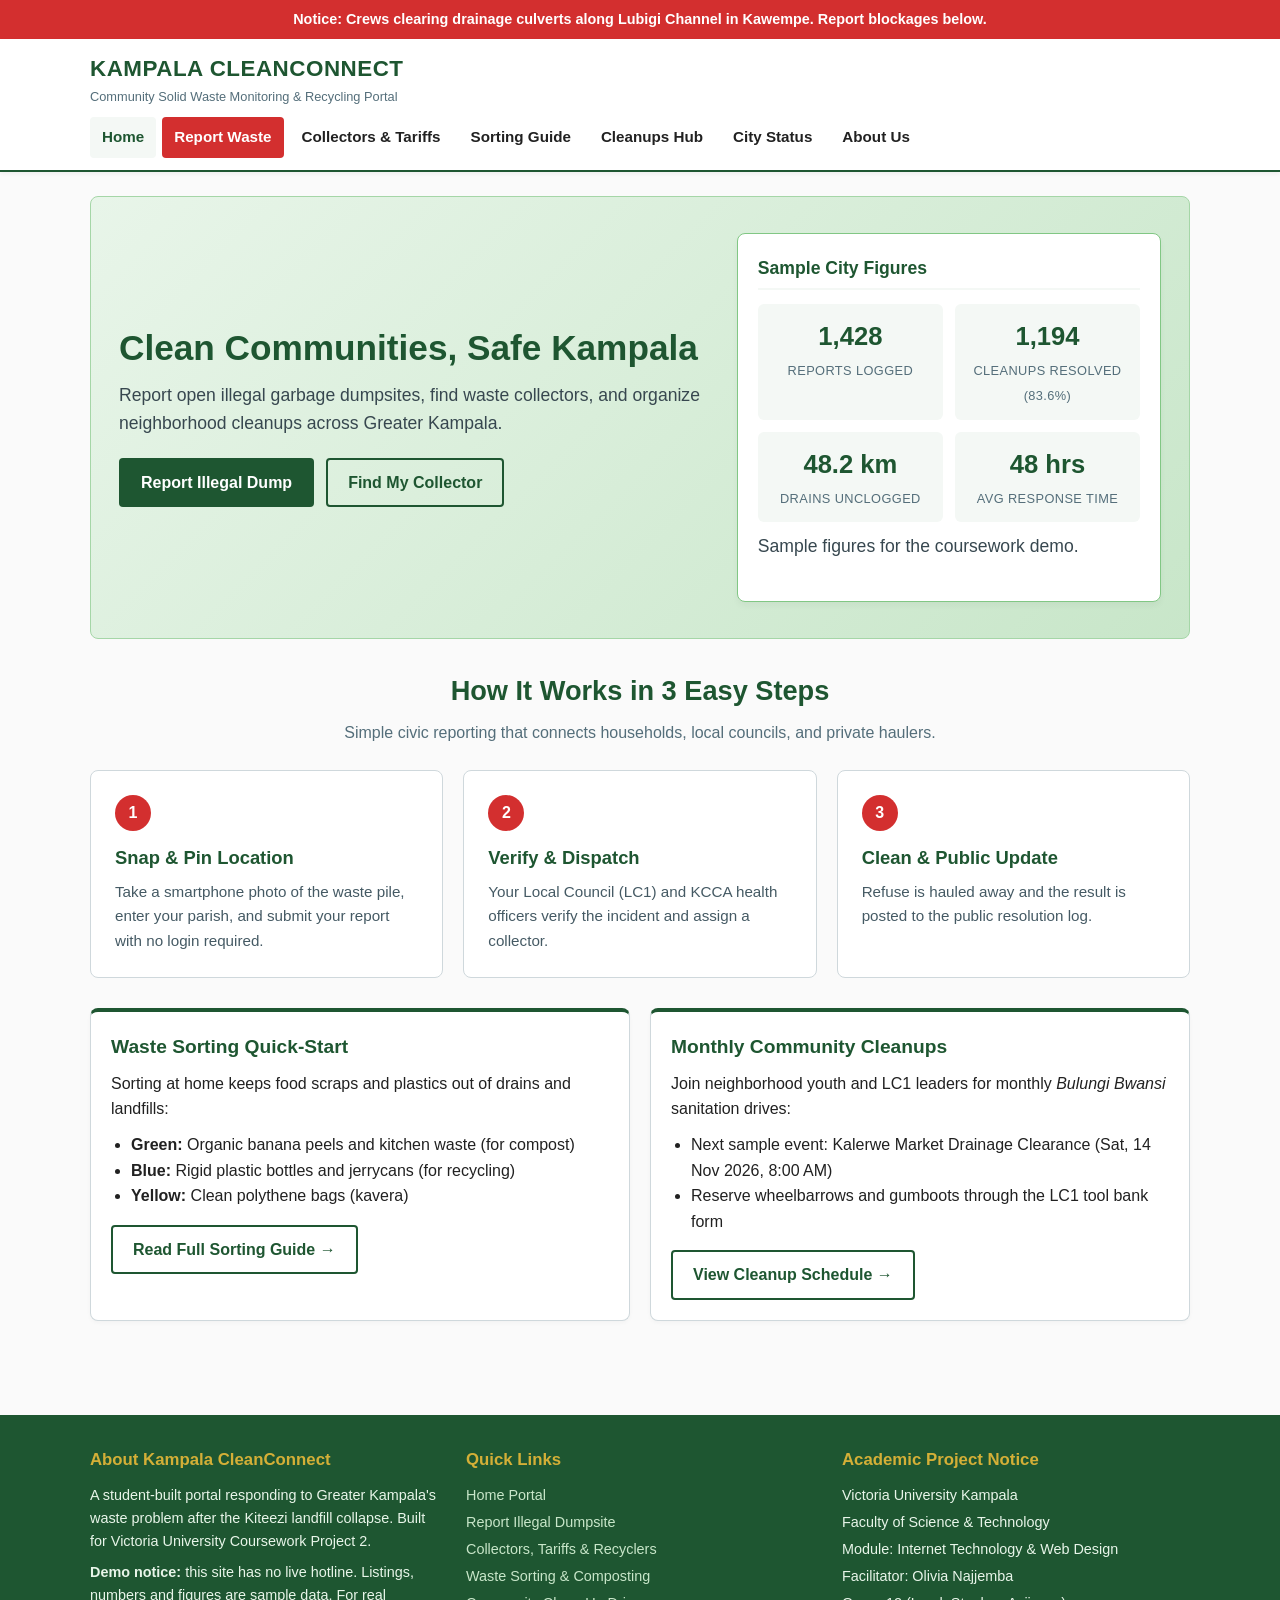
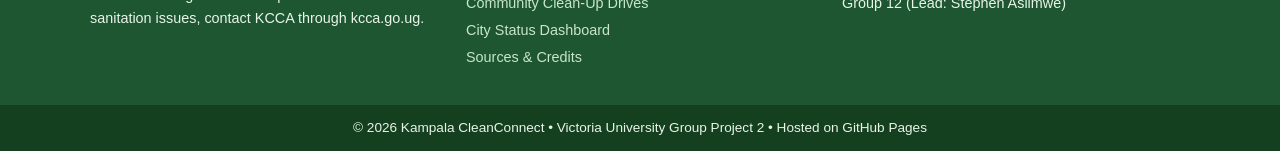
<file: index.html>
<!DOCTYPE html>
<html lang="en">
<head>
  <meta charset="UTF-8">
  <meta name="viewport" content="width=device-width, initial-scale=1.0">
  <meta name="description" content="Report illegal dumpsites, find waste collectors and join cleanups in Greater Kampala.">
  <title>Home | Kampala CleanConnect</title>
  <link rel="icon" href="data:,">
  <link rel="stylesheet" href="style.css">
</head>

<body>

  <a class="skip-link" href="#main">Skip to main content</a>

  <!-- Demo Notice Strip (Member 1: Stephen Asiimwe) -->
  <div class="alert-bar">
   Notice: Crews clearing drainage culverts along Lubigi Channel in Kawempe. Report blockages below.
  </div>

  <!-- Global Header & Navigation (Members 1 & 12: Stephen Asiimwe & Adrian Kaboole Elisha) -->
  <header>
    <div class="header-container">
      <a href="index.html" class="brand">
        <span class="brand-title">KAMPALA CLEANCONNECT</span>
        <span class="brand-sub">Community Solid Waste Monitoring &amp; Recycling Portal</span>
      </a>
      <input type="checkbox" id="nav-toggle" class="nav-toggle">
      <label for="nav-toggle" class="nav-btn">&#9776; Menu</label>
      <nav aria-label="Main navigation">
        <ul>
          <li><a href="index.html" class="active" aria-current="page">Home</a></li>
          <li><a href="report.html" class="btn-report">Report Waste</a></li>
          <li><a href="directory.html">Collectors &amp; Tariffs</a></li>
          <li><a href="guide.html">Sorting Guide</a></li>
          <li><a href="cleanups.html">Cleanups Hub</a></li>
          <li><a href="dashboard.html">City Status</a></li>
          <li><a href="about.html">About Us</a></li>
        </ul>
      </nav>
    </div>
  </header>

  <main id="main" class="container">

    <!-- Hero Section (Member 1: Stephen Asiimwe) -->
    <section class="hero">
      <div>
        <h1>Clean Communities, Safe Kampala</h1>
        <p>Report open illegal garbage dumpsites, find waste collectors, and organize neighborhood cleanups across Greater Kampala.</p>
        <div class="hero-actions">
          <a href="report.html" class="btn btn-primary">Report Illegal Dump</a>
          <a href="directory.html" class="btn btn-outline">Find My Collector</a>
        </div>
      </div>
      <!-- Sample Telemetry Card (Member 12: Adrian Kaboole Elisha) -->
      <div class="telemetry-card">
        <h2>Sample City Figures</h2>
        <div class="stat-grid">
          <div class="stat-box">
            <span class="stat-num">1,428</span>
            <span class="stat-label">Reports Logged</span>
          </div>
          <div class="stat-box">
            <span class="stat-num">1,194</span>
            <span class="stat-label">Cleanups Resolved (83.6%)</span>
          </div>
          <div class="stat-box">
            <span class="stat-num">48.2 km</span>
            <span class="stat-label">Drains Unclogged</span>
          </div>
          <div class="stat-box">
            <span class="stat-num">48 hrs</span>
            <span class="stat-label">Avg Response Time</span>
          </div>
        </div>
        <p class="sample-note">Sample figures for the coursework demo.</p>
      </div>
    </section>

    <!-- 3-Step Process Row (Member 2: Brenda Nakato) -->
    <section class="steps-section">
      <h2 class="section-title">How It Works in 3 Easy Steps</h2>
      <p class="section-sub">Simple civic reporting that connects households, local councils, and private haulers.</p>
      <div class="step-cards">
        <div class="step-card">
          <span class="step-num">1</span>
          <h3>Snap &amp; Pin Location</h3>
          <p>Take a smartphone photo of the waste pile, enter your parish, and submit your report with no login required.</p>
        </div>
        <div class="step-card">
          <span class="step-num">2</span>
          <h3>Verify &amp; Dispatch</h3>
          <p>Your Local Council (LC1) and KCCA health officers verify the incident and assign a collector.</p>
        </div>
        <div class="step-card">
          <span class="step-num">3</span>
          <h3>Clean &amp; Public Update</h3>
          <p>Refuse is hauled away and the result is posted to the public resolution log.</p>
        </div>
      </div>
    </section>

    <!-- Highlight Cards (CI-04: Stephen Asiimwe, CI-05: Brenda Nakato) -->
    <section class="highlight-grid">
      <div class="info-card">
        <h3>Waste Sorting Quick-Start</h3>
        <p>Sorting at home keeps food scraps and plastics out of drains and landfills:</p>
        <ul class="plain-list">
          <li><strong>Green:</strong> Organic banana peels and kitchen waste (for compost)</li>
          <li><strong>Blue:</strong> Rigid plastic bottles and jerrycans (for recycling)</li>
          <li><strong>Yellow:</strong> Clean polythene bags (kavera)</li>
        </ul>
        <a href="guide.html" class="btn btn-outline">Read Full Sorting Guide &rarr;</a>
      </div>
      <div class="info-card">
        <h3>Monthly Community Cleanups</h3>
        <p>Join neighborhood youth and LC1 leaders for monthly <em>Bulungi Bwansi</em> sanitation drives:</p>
        <ul class="plain-list">
          <li>Next sample event: Kalerwe Market Drainage Clearance (Sat, 14 Nov 2026, 8:00 AM)</li>
          <li>Reserve wheelbarrows and gumboots through the LC1 tool bank form</li>
        </ul>
        <a href="cleanups.html" class="btn btn-outline">View Cleanup Schedule &rarr;</a>
      </div>
    </section>
  </main>

  <!-- Global Footer (Member 12: Adrian Kaboole Elisha) -->
  <footer>
    <div class="footer-container">
      <div class="footer-col">
        <h4>About Kampala CleanConnect</h4>
        <p>A student-built portal responding to Greater Kampala's waste problem after the Kiteezi landfill collapse. Built for Victoria University Coursework Project 2.</p>
        <p class="footer-note"><strong>Demo notice:</strong> this site has no live hotline. Listings, numbers and figures are sample data. For real sanitation issues, contact KCCA through kcca.go.ug.</p>
      </div>
      <div class="footer-col">
        <h4>Quick Links</h4>
        <ul>
          <li><a href="index.html">Home Portal</a></li>
          <li><a href="report.html">Report Illegal Dumpsite</a></li>
          <li><a href="directory.html">Collectors, Tariffs &amp; Recyclers</a></li>
          <li><a href="guide.html">Waste Sorting &amp; Composting</a></li>
          <li><a href="cleanups.html">Community Clean-Up Drives</a></li>
          <li><a href="dashboard.html">City Status Dashboard</a></li>
          <li><a href="about.html#sources">Sources &amp; Credits</a></li>
        </ul>
      </div>
      <div class="footer-col">
        <h4>Academic Project Notice</h4>
        <p>Victoria University Kampala</p>
        <p>Faculty of Science &amp; Technology</p>
        <p>Module: Internet Technology &amp; Web Design</p>
        <p>Facilitator: Olivia Najjemba</p>
        <p>Group 12 (Lead: Stephen Asiimwe)</p>
      </div>
    </div>
    <div class="footer-bottom">
      &copy; 2026 Kampala CleanConnect &bull; Victoria University Group Project 2 &bull; Hosted on GitHub Pages
    </div>
  </footer>

</body>
</html>
</file>
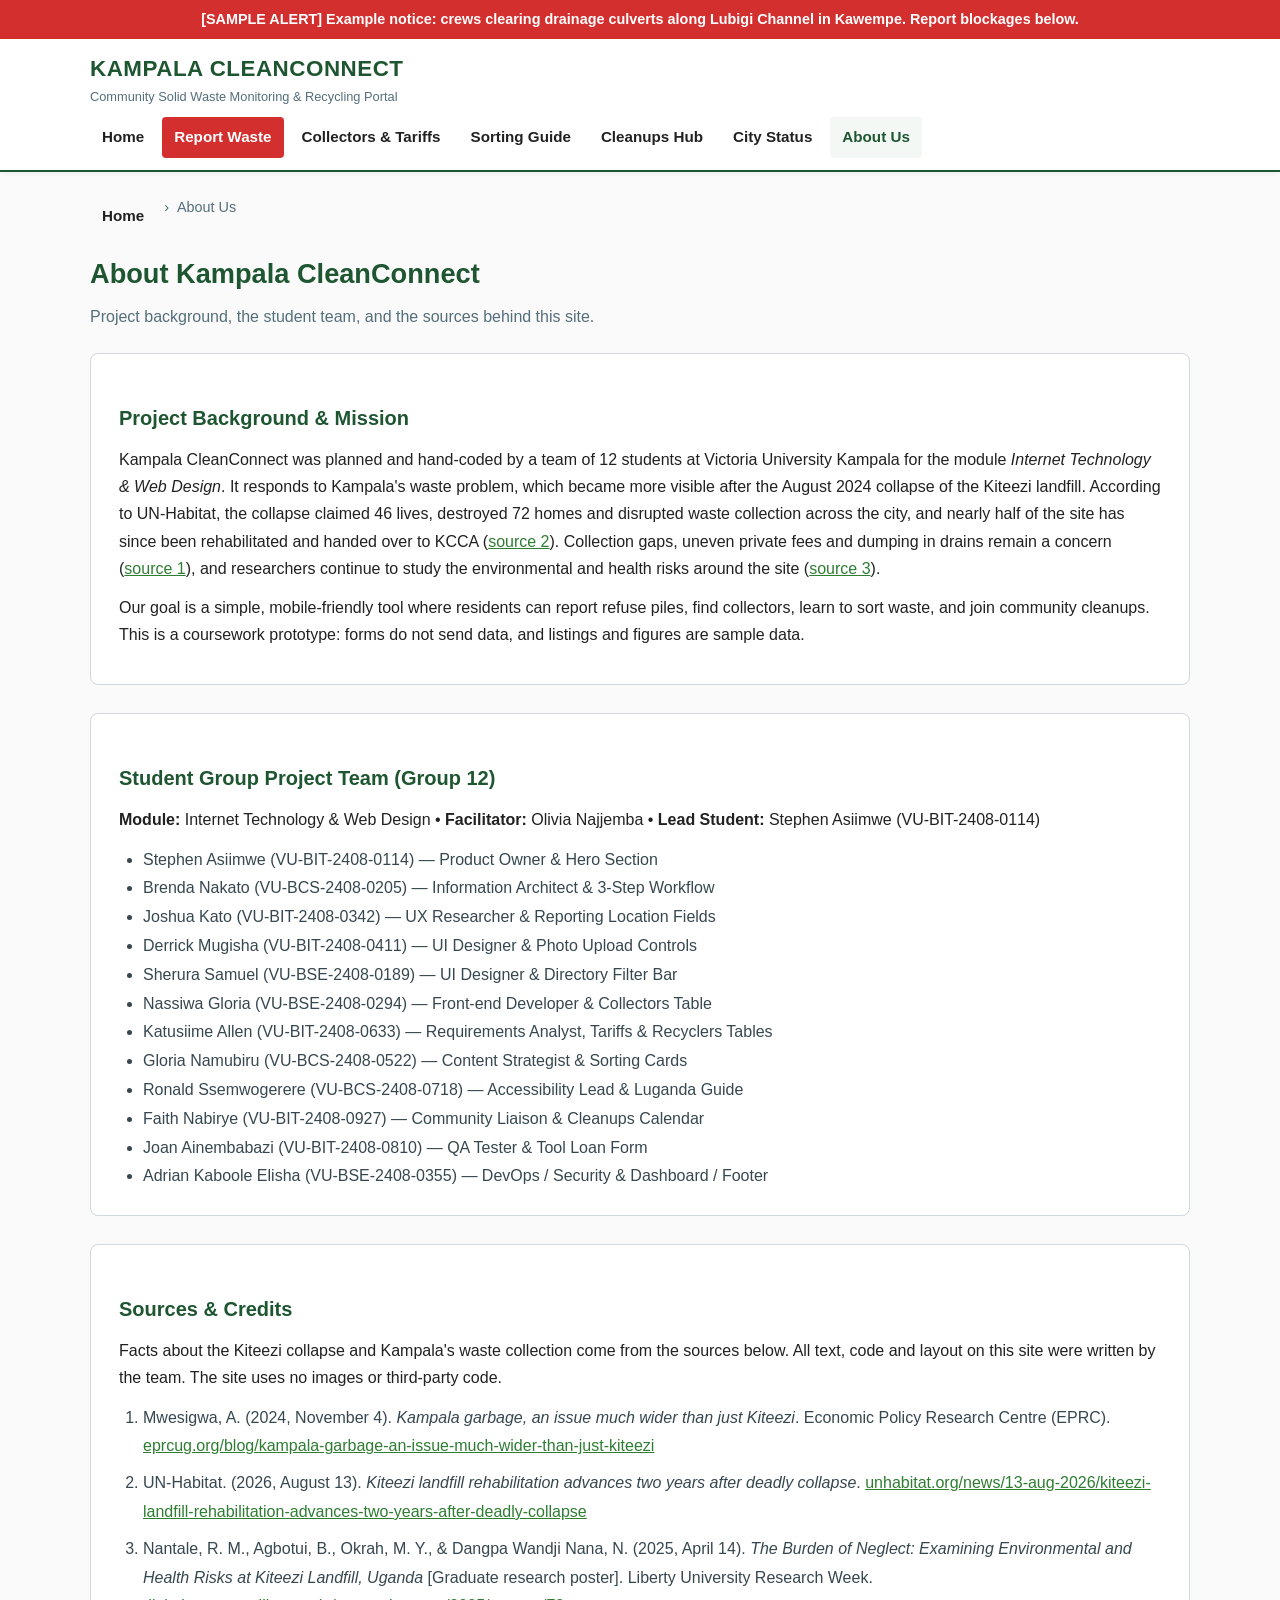
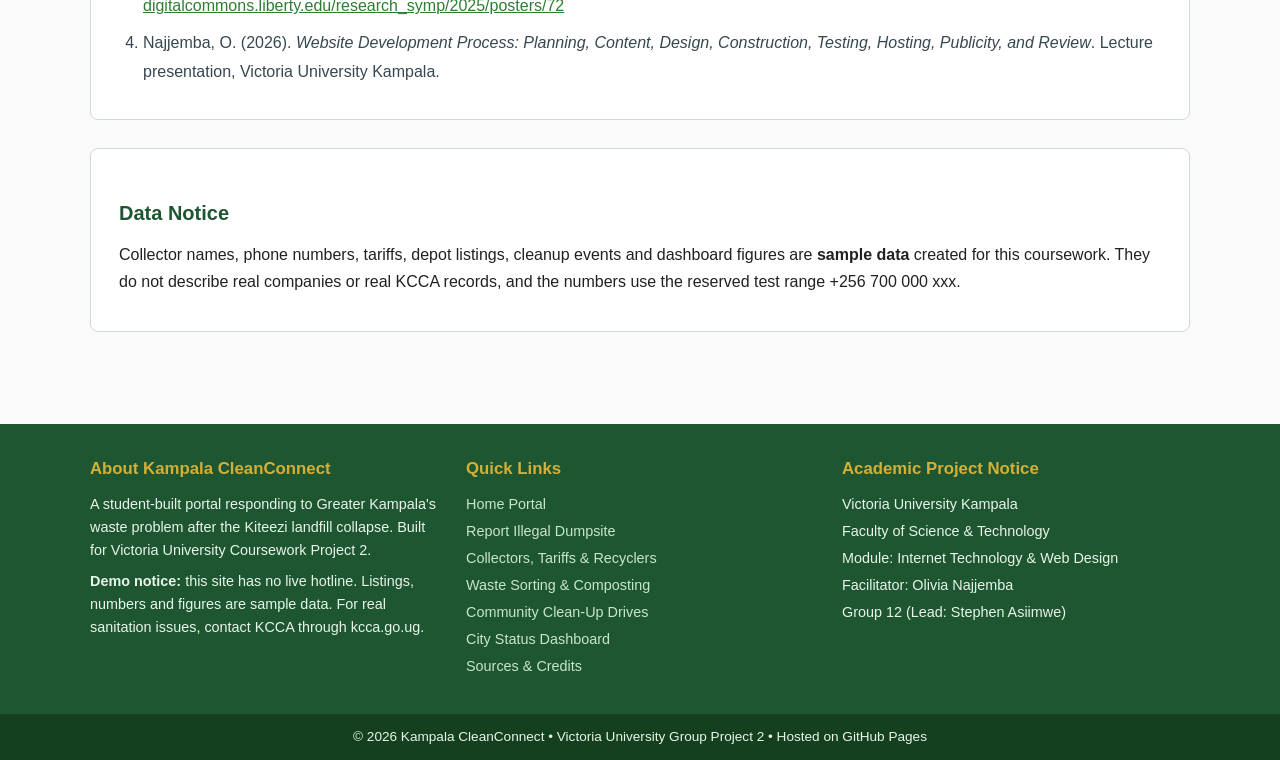
<file: about.html>
<!DOCTYPE html>
<html lang="en">
<head>
  <meta charset="UTF-8">
  <meta name="viewport" content="width=device-width, initial-scale=1.0">
  <meta name="description" content="About the Kampala CleanConnect student project, the team of 12, and the sources used.">
  <title>About Us | Kampala CleanConnect</title>
  <link rel="icon" href="data:,">
  <link rel="stylesheet" href="style.css">
</head>
<body>

  <a class="skip-link" href="#main">Skip to main content</a>

  <!-- Demo Notice Strip (Member 1: Stephen Asiimwe) -->
  <div class="alert-bar">
    [SAMPLE ALERT] Example notice: crews clearing drainage culverts along Lubigi Channel in Kawempe. Report blockages below.
  </div>

  <!-- Global Header & Navigation (Members 1 & 12: Stephen Asiimwe & Adrian Kaboole Elisha) -->
  <header>
    <div class="header-container">
      <a href="index.html" class="brand">
        <span class="brand-title">KAMPALA CLEANCONNECT</span>
        <span class="brand-sub">Community Solid Waste Monitoring &amp; Recycling Portal</span>
      </a>
      <input type="checkbox" id="nav-toggle" class="nav-toggle">
      <label for="nav-toggle" class="nav-btn">&#9776; Menu</label>
      <nav aria-label="Main navigation">
        <ul>
          <li><a href="index.html">Home</a></li>
          <li><a href="report.html" class="btn-report">Report Waste</a></li>
          <li><a href="directory.html">Collectors &amp; Tariffs</a></li>
          <li><a href="guide.html">Sorting Guide</a></li>
          <li><a href="cleanups.html">Cleanups Hub</a></li>
          <li><a href="dashboard.html">City Status</a></li>
          <li><a href="about.html" class="active" aria-current="page">About Us</a></li>
        </ul>
      </nav>
    </div>
  </header>

  <main id="main" class="container">
    <nav class="breadcrumb" aria-label="Breadcrumb">
      <ol>
        <li><a href="index.html">Home</a></li>
        <li aria-current="page">About Us</li>
      </ol>
    </nav>

    <h1 class="section-title">About Kampala CleanConnect</h1>
    <p class="section-sub">Project background, the student team, and the sources behind this site.</p>

    <!-- Mission & Context (CI-27: Adrian Kaboole Elisha) -->
    <article class="panel">
      <h2 class="sub-title">Project Background &amp; Mission</h2>
      <p>
        Kampala CleanConnect was planned and hand-coded by a team of 12 students at Victoria University Kampala for the module <em>Internet Technology &amp; Web Design</em>. It responds to Kampala's waste problem, which became more visible after the August 2024 collapse of the Kiteezi landfill. According to UN-Habitat, the collapse claimed 46 lives, destroyed 72 homes and disrupted waste collection across the city, and nearly half of the site has since been rehabilitated and handed over to KCCA (<a href="#src-2">source 2</a>). Collection gaps, uneven private fees and dumping in drains remain a concern (<a href="#src-1">source 1</a>), and researchers continue to study the environmental and health risks around the site (<a href="#src-3">source 3</a>).
      </p>
      <p>
        Our goal is a simple, mobile-friendly tool where residents can report refuse piles, find collectors, learn to sort waste, and join community cleanups. This is a coursework prototype: forms do not send data, and listings and figures are sample data.
      </p>
    </article>

    <!-- Group Student Declaration (CI-28) -->
    <section class="panel">
      <h2 class="sub-title">Student Group Project Team (Group 12)</h2>
      <p><strong>Module:</strong> Internet Technology &amp; Web Design &bull; <strong>Facilitator:</strong> Olivia Najjemba &bull; <strong>Lead Student:</strong> Stephen Asiimwe (VU-BIT-2408-0114)</p>
      <ul class="team-list">
        <li>Stephen Asiimwe (VU-BIT-2408-0114) &mdash; Product Owner &amp; Hero Section</li>
        <li>Brenda Nakato (VU-BCS-2408-0205) &mdash; Information Architect &amp; 3-Step Workflow</li>
        <li>Joshua Kato (VU-BIT-2408-0342) &mdash; UX Researcher &amp; Reporting Location Fields</li>
        <li>Derrick Mugisha (VU-BIT-2408-0411) &mdash; UI Designer &amp; Photo Upload Controls</li>
        <li>Sherura Samuel (VU-BSE-2408-0189) &mdash; UI Designer &amp; Directory Filter Bar</li>
        <li> Nassiwa Gloria (VU-BSE-2408-0294) &mdash; Front-end Developer &amp; Collectors Table</li>
        <li>Katusiime Allen (VU-BIT-2408-0633) &mdash; Requirements Analyst, Tariffs &amp; Recyclers Tables</li>
        <li>Gloria Namubiru (VU-BCS-2408-0522) &mdash; Content Strategist &amp; Sorting Cards</li>
        <li>Ronald Ssemwogerere (VU-BCS-2408-0718) &mdash; Accessibility Lead &amp; Luganda Guide</li>
        <li>Faith Nabirye (VU-BIT-2408-0927) &mdash; Community Liaison &amp; Cleanups Calendar</li>
        <li>Joan Ainembabazi (VU-BIT-2408-0810) &mdash; QA Tester &amp; Tool Loan Form</li>
        <li>Adrian Kaboole Elisha (VU-BSE-2408-0355) &mdash; DevOps / Security &amp; Dashboard / Footer</li>
      </ul>
    </section>

    <!-- Sources & Credits -->
    <section class="panel" id="sources">
      <h2 class="sub-title">Sources &amp; Credits</h2>
      <p>Facts about the Kiteezi collapse and Kampala's waste collection come from the sources below. All text, code and layout on this site were written by the team. The site uses no images or third-party code.</p>
      <ol class="source-list">
        <li id="src-1">Mwesigwa, A. (2024, November 4). <em>Kampala garbage, an issue much wider than just Kiteezi</em>. Economic Policy Research Centre (EPRC). <a href="https://eprcug.org/blog/kampala-garbage-an-issue-much-wider-than-just-kiteezi/">eprcug.org/blog/kampala-garbage-an-issue-much-wider-than-just-kiteezi</a></li>
        <li id="src-2">UN-Habitat. (2026, August 13). <em>Kiteezi landfill rehabilitation advances two years after deadly collapse</em>. <a href="https://unhabitat.org/news/13-aug-2026/kiteezi-landfill-rehabilitation-advances-two-years-after-deadly-collapse">unhabitat.org/news/13-aug-2026/kiteezi-landfill-rehabilitation-advances-two-years-after-deadly-collapse</a></li>
        <li id="src-3">Nantale, R. M., Agbotui, B., Okrah, M. Y., &amp; Dangpa Wandji Nana, N. (2025, April 14). <em>The Burden of Neglect: Examining Environmental and Health Risks at Kiteezi Landfill, Uganda</em> [Graduate research poster]. Liberty University Research Week. <a href="http://digitalcommons.liberty.edu/research_symp/2025/posters/72">digitalcommons.liberty.edu/research_symp/2025/posters/72</a></li>
        <li id="src-4">Najjemba, O. (2026). <em>Website Development Process: Planning, Content, Design, Construction, Testing, Hosting, Publicity, and Review</em>. Lecture presentation, Victoria University Kampala.</li>
      </ol>
    </section>

    <section class="panel">
      <h2 class="sub-title">Data Notice</h2>
      <p>Collector names, phone numbers, tariffs, depot listings, cleanup events and dashboard figures are <strong>sample data</strong> created for this coursework. They do not describe real companies or real KCCA records, and the numbers use the reserved test range +256 700 000 xxx.</p>
    </section>
  </main>

  <!-- Global Footer (Member 12: Adrian Kaboole Elisha) -->
  <footer>
    <div class="footer-container">
      <div class="footer-col">
        <h4>About Kampala CleanConnect</h4>
        <p>A student-built portal responding to Greater Kampala's waste problem after the Kiteezi landfill collapse. Built for Victoria University Coursework Project 2.</p>
        <p class="footer-note"><strong>Demo notice:</strong> this site has no live hotline. Listings, numbers and figures are sample data. For real sanitation issues, contact KCCA through kcca.go.ug.</p>
      </div>
      <div class="footer-col">
        <h4>Quick Links</h4>
        <ul>
          <li><a href="index.html">Home Portal</a></li>
          <li><a href="report.html">Report Illegal Dumpsite</a></li>
          <li><a href="directory.html">Collectors, Tariffs &amp; Recyclers</a></li>
          <li><a href="guide.html">Waste Sorting &amp; Composting</a></li>
          <li><a href="cleanups.html">Community Clean-Up Drives</a></li>
          <li><a href="dashboard.html">City Status Dashboard</a></li>
          <li><a href="about.html#sources">Sources &amp; Credits</a></li>
        </ul>
      </div>
      <div class="footer-col">
        <h4>Academic Project Notice</h4>
        <p>Victoria University Kampala</p>
        <p>Faculty of Science &amp; Technology</p>
        <p>Module: Internet Technology &amp; Web Design</p>
        <p>Facilitator: Olivia Najjemba</p>
        <p>Group 12 (Lead: Stephen Asiimwe)</p>
      </div>
    </div>
    <div class="footer-bottom">
      &copy; 2026 Kampala CleanConnect &bull; Victoria University Group Project 2 &bull; Hosted on GitHub Pages
    </div>
  </footer>

</body>
</html>
</file>
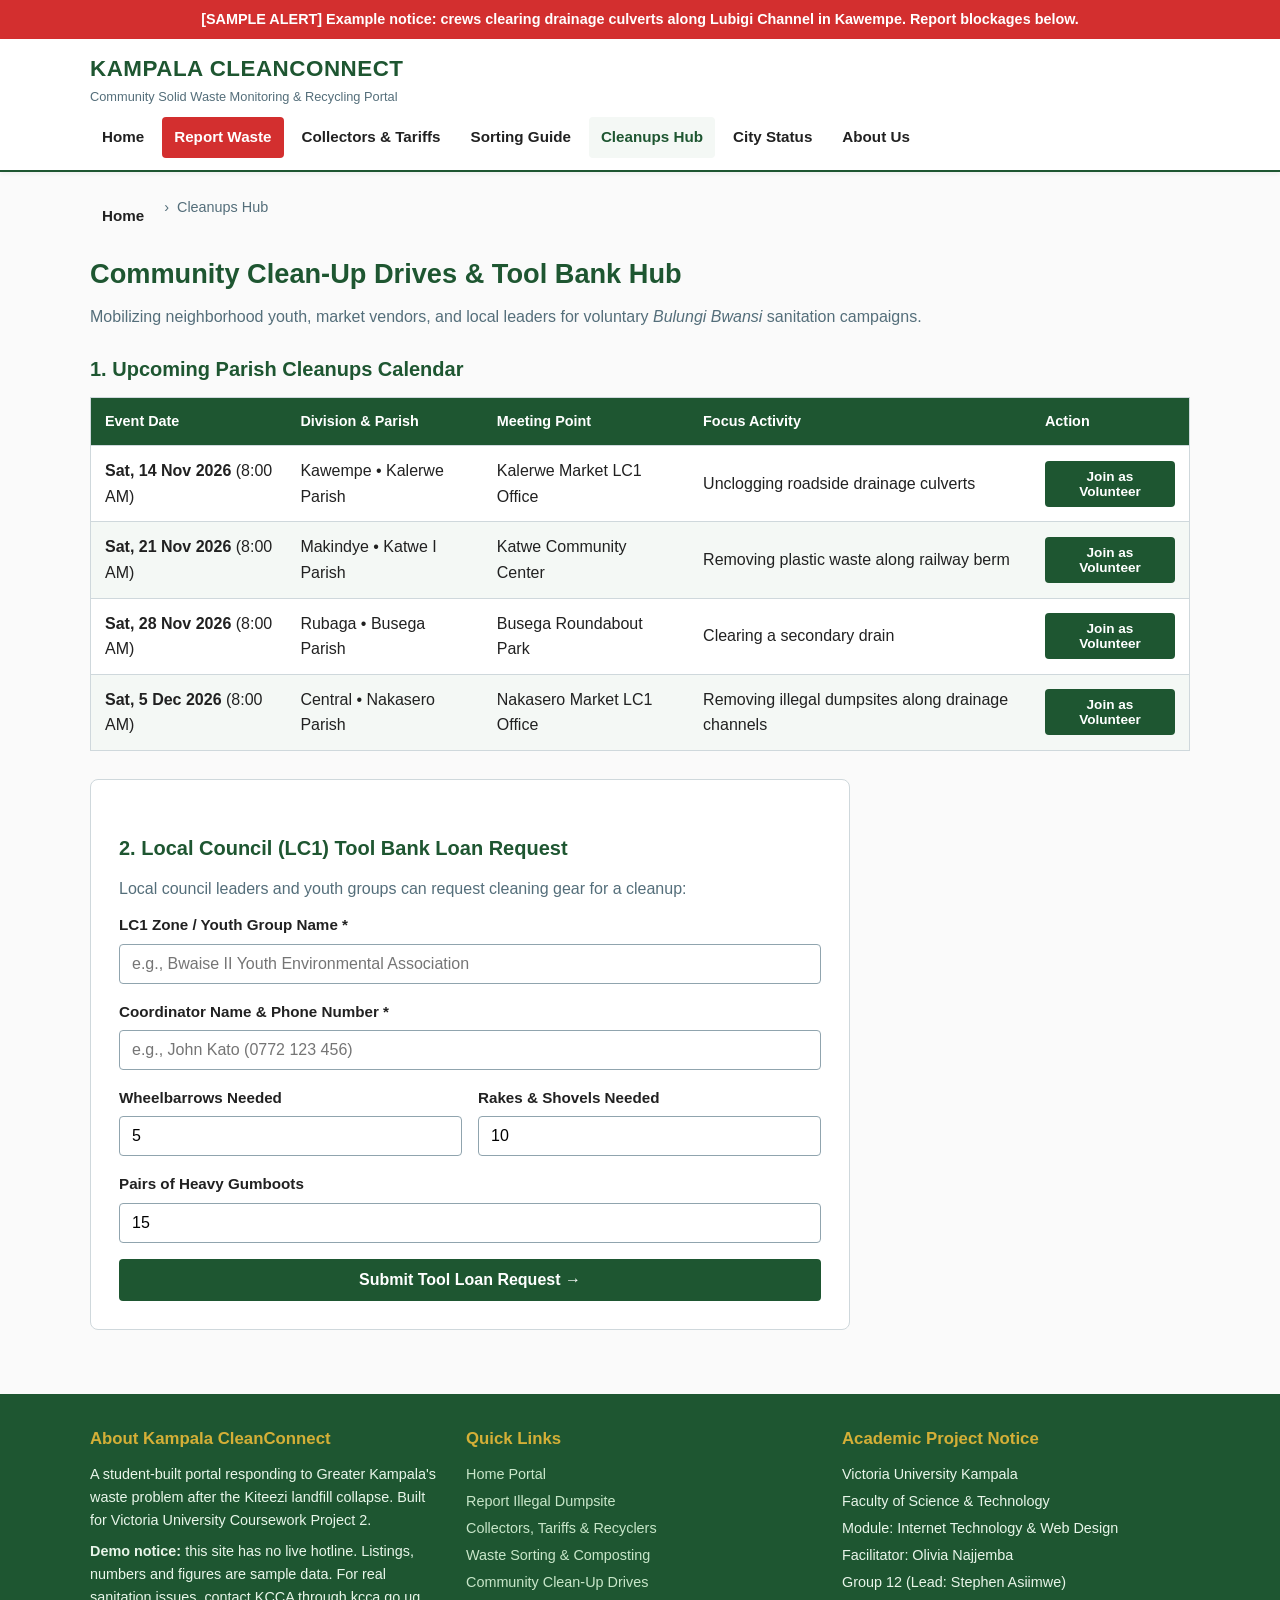
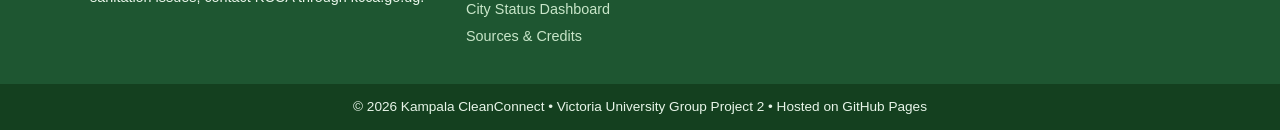
<file: cleanups.html>
<!DOCTYPE html>
<html lang="en">
<head>
  <meta charset="UTF-8">
  <meta name="viewport" content="width=device-width, initial-scale=1.0">
  <meta name="description" content="Calendar of community cleanup drives and a tool bank loan request form for LC1 leaders.">
  <title>Cleanups Hub | Kampala CleanConnect</title>
  <link rel="icon" href="data:,">
  <link rel="stylesheet" href="style.css">
</head>
<body>

  <a class="skip-link" href="#main">Skip to main content</a>

  <!-- Demo Notice Strip (Member 1: Stephen Asiimwe) -->
  <div class="alert-bar">
    [SAMPLE ALERT] Example notice: crews clearing drainage culverts along Lubigi Channel in Kawempe. Report blockages below.
  </div>

  <!-- Global Header & Navigation (Members 1 & 12: Stephen Asiimwe & Adrian Kaboole Elisha) -->
  <header>
    <div class="header-container">
      <a href="index.html" class="brand">
        <span class="brand-title">KAMPALA CLEANCONNECT</span>
        <span class="brand-sub">Community Solid Waste Monitoring &amp; Recycling Portal</span>
      </a>
      <input type="checkbox" id="nav-toggle" class="nav-toggle">
      <label for="nav-toggle" class="nav-btn">&#9776; Menu</label>
      <nav aria-label="Main navigation">
        <ul>
          <li><a href="index.html">Home</a></li>
          <li><a href="report.html" class="btn-report">Report Waste</a></li>
          <li><a href="directory.html">Collectors &amp; Tariffs</a></li>
          <li><a href="guide.html">Sorting Guide</a></li>
          <li><a href="cleanups.html" class="active" aria-current="page">Cleanups Hub</a></li>
          <li><a href="dashboard.html">City Status</a></li>
          <li><a href="about.html">About Us</a></li>
        </ul>
      </nav>
    </div>
  </header>

  <main id="main" class="container">
    <nav class="breadcrumb" aria-label="Breadcrumb">
      <ol>
        <li><a href="index.html">Home</a></li>
        <li aria-current="page">Cleanups Hub</li>
      </ol>
    </nav>

    <h1 class="section-title">Community Clean-Up Drives &amp; Tool Bank Hub</h1>
    <p class="section-sub">Mobilizing neighborhood youth, market vendors, and local leaders for voluntary <em>Bulungi Bwansi</em> sanitation campaigns.</p>

    <!-- Cleanups Calendar (Member: Derrick Sankara) -->
    <h2 class="sub-title">1. Upcoming Parish Cleanups Calendar</h2>
    <div class="table-wrap">
    <table class="data-table">
      <thead>
        <tr>
          <th>Event Date</th>
          <th>Division &amp; Parish</th>
          <th>Meeting Point</th>
          <th>Focus Activity</th>
          <th>Action</th>
        </tr>
      </thead>
      <tbody>
        <tr>
          <td><strong>Sat, 14 Nov 2026</strong> (8:00 AM)</td>
          <td>Kawempe &bull; Kalerwe Parish</td>
          <td>Kalerwe Market LC1 Office</td>
          <td>Unclogging roadside drainage culverts</td>
          <td><button type="button" class="btn btn-primary btn-small" onclick="alert('Demo only: you are registered as a volunteer for the Kalerwe cleanup!');">Join as Volunteer</button></td>
        </tr>
        <tr>
          <td><strong>Sat, 21 Nov 2026</strong> (8:00 AM)</td>
          <td>Makindye &bull; Katwe I Parish</td>
          <td>Katwe Community Center</td>
          <td>Removing plastic waste along railway berm</td>
          <td><button type="button" class="btn btn-primary btn-small" onclick="alert('Demo only: you are registered as a volunteer for the Katwe cleanup!');">Join as Volunteer</button></td>
        </tr>
        <tr>
          <td><strong>Sat, 28 Nov 2026</strong> (8:00 AM)</td>
          <td>Rubaga &bull; Busega Parish</td>
          <td>Busega Roundabout Park</td>
          <td>Clearing a secondary drain</td>
          <td><button type="button" class="btn btn-primary btn-small" onclick="alert('Demo only: you are registered as a volunteer for the Busega cleanup!');">Join as Volunteer</button></td>
        </tr>
        <tr>
          <td><strong>Sat, 5 Dec 2026</strong> (8:00 AM)</td>
          <td>Central &bull; Nakasero Parish</td>
          <td>Nakasero Market LC1 Office</td>
          <td>Removing illegal dumpsites along drainage channels</td>
          <td><button type="button" class="btn btn-primary btn-small" onclick="alert('Demo only: you are registered as a volunteer for the Nakasero cleanup!');">Join as Volunteer</button></td>
        </tr>
      </tbody>
    </table>
    </div>

    <!-- Tool Loan Request Form (Member 11: Joan Ainembabazi) -->
    <div class="form-box form-spaced">
      <h2 class="sub-title">2. Local Council (LC1) Tool Bank Loan Request</h2>
      <p class="table-intro">Local council leaders and youth groups can request cleaning gear for a cleanup:</p>

      <form action="#" method="post" onsubmit="alert('Demo only: tool loan request submitted. A depot would contact the LC1 Chairman within 24 hours.'); return false;">
        <div class="form-group">
          <label for="org_name">LC1 Zone / Youth Group Name *</label>
          <input type="text" id="org_name" name="org_name" class="form-control" placeholder="e.g., Bwaise II Youth Environmental Association" required>
        </div>

        <div class="form-group">
          <label for="leader_contact">Coordinator Name &amp; Phone Number *</label>
          <input type="text" id="leader_contact" name="leader_contact" class="form-control" placeholder="e.g., John Kato (0772 123 456)" required>
        </div>

        <div class="two-col">
          <div class="form-group">
            <label for="wheelbarrows">Wheelbarrows Needed</label>
            <input type="number" id="wheelbarrows" name="wheelbarrows" class="form-control" min="1" max="20" value="5">
          </div>
          <div class="form-group">
            <label for="rakes">Rakes &amp; Shovels Needed</label>
            <input type="number" id="rakes" name="rakes" class="form-control" min="1" max="40" value="10">
          </div>
        </div>

        <div class="form-group">
          <label for="gumboots">Pairs of Heavy Gumboots</label>
          <input type="number" id="gumboots" name="gumboots" class="form-control" min="1" max="30" value="15">
        </div>

        <button type="submit" class="btn btn-primary btn-block">Submit Tool Loan Request &rarr;</button>
      </form>
    </div>
  </main>

  <!-- Global Footer (Member 12: Adrian Kaboole Elisha) -->
  <footer>
    <div class="footer-container">
      <div class="footer-col">
        <h4>About Kampala CleanConnect</h4>
        <p>A student-built portal responding to Greater Kampala's waste problem after the Kiteezi landfill collapse. Built for Victoria University Coursework Project 2.</p>
        <p class="footer-note"><strong>Demo notice:</strong> this site has no live hotline. Listings, numbers and figures are sample data. For real sanitation issues, contact KCCA through kcca.go.ug.</p>
      </div>
      <div class="footer-col">
        <h4>Quick Links</h4>
        <ul>
          <li><a href="index.html">Home Portal</a></li>
          <li><a href="report.html">Report Illegal Dumpsite</a></li>
          <li><a href="directory.html">Collectors, Tariffs &amp; Recyclers</a></li>
          <li><a href="guide.html">Waste Sorting &amp; Composting</a></li>
          <li><a href="cleanups.html">Community Clean-Up Drives</a></li>
          <li><a href="dashboard.html">City Status Dashboard</a></li>
          <li><a href="about.html#sources">Sources &amp; Credits</a></li>
        </ul>
      </div>
      <div class="footer-col">
        <h4>Academic Project Notice</h4>
        <p>Victoria University Kampala</p>
        <p>Faculty of Science &amp; Technology</p>
        <p>Module: Internet Technology &amp; Web Design</p>
        <p>Facilitator: Olivia Najjemba</p>
        <p>Group 12 (Lead: Stephen Asiimwe)</p>
      </div>
    </div>
    <div class="footer-bottom">
      &copy; 2026 Kampala CleanConnect &bull; Victoria University Group Project 2 &bull; Hosted on GitHub Pages
    </div>
  </footer>

</body>
</html>
</file>
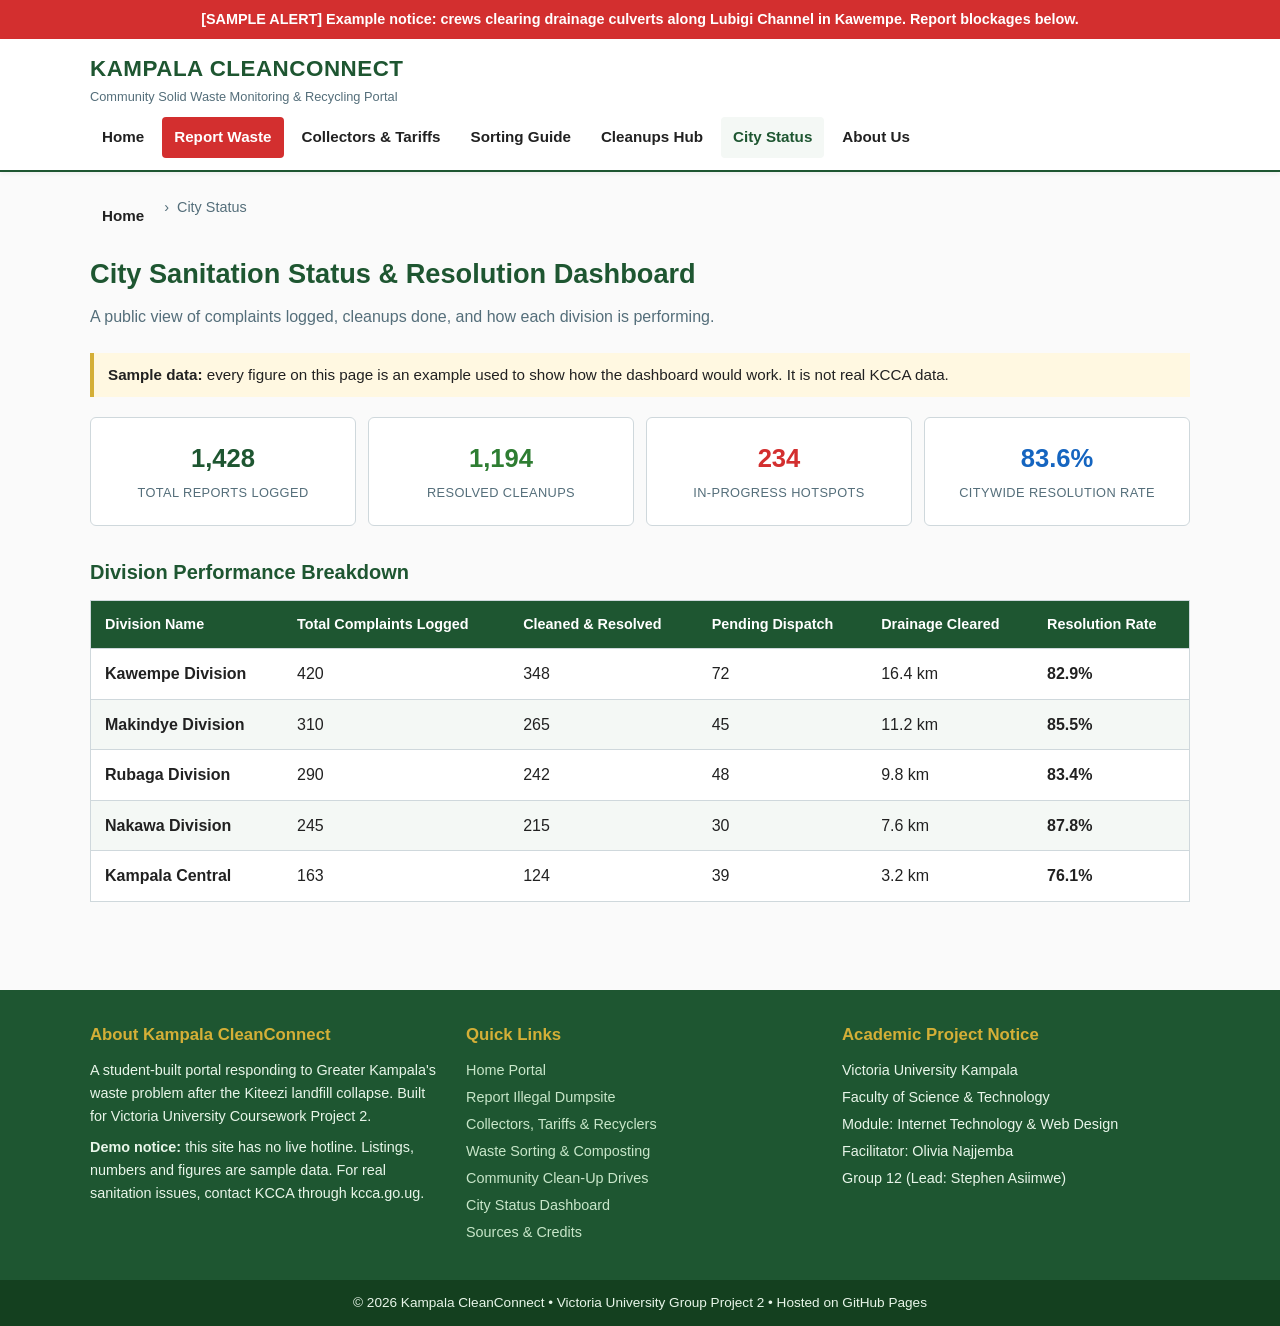
<file: dashboard.html>
<!DOCTYPE html>
<html lang="en">
<head>
  <meta charset="UTF-8">
  <meta name="viewport" content="width=device-width, initial-scale=1.0">
  <meta name="description" content="Sample dashboard showing reports logged, cleanups resolved and division performance.">
  <title>City Status | Kampala CleanConnect</title>
  <link rel="icon" href="data:,">
  <link rel="stylesheet" href="style.css">
</head>
<body>

  <a class="skip-link" href="#main">Skip to main content</a>

  <!-- Demo Notice Strip (Member 1: Stephen Asiimwe) -->
  <div class="alert-bar">
    [SAMPLE ALERT] Example notice: crews clearing drainage culverts along Lubigi Channel in Kawempe. Report blockages below.
  </div>

  <!-- Global Header & Navigation (Members 1 & 12: Stephen Asiimwe & Adrian Kaboole Elisha) -->
  <header>
    <div class="header-container">
      <a href="index.html" class="brand">
        <span class="brand-title">KAMPALA CLEANCONNECT</span>
        <span class="brand-sub">Community Solid Waste Monitoring &amp; Recycling Portal</span>
      </a>
      <input type="checkbox" id="nav-toggle" class="nav-toggle">
      <label for="nav-toggle" class="nav-btn">&#9776; Menu</label>
      <nav aria-label="Main navigation">
        <ul>
          <li><a href="index.html">Home</a></li>
          <li><a href="report.html" class="btn-report">Report Waste</a></li>
          <li><a href="directory.html">Collectors &amp; Tariffs</a></li>
          <li><a href="guide.html">Sorting Guide</a></li>
          <li><a href="cleanups.html">Cleanups Hub</a></li>
          <li><a href="dashboard.html" class="active" aria-current="page">City Status</a></li>
          <li><a href="about.html">About Us</a></li>
        </ul>
      </nav>
    </div>
  </header>

  <main id="main" class="container">
    <nav class="breadcrumb" aria-label="Breadcrumb">
      <ol>
        <li><a href="index.html">Home</a></li>
        <li aria-current="page">City Status</li>
      </ol>
    </nav>

    <h1 class="section-title">City Sanitation Status &amp; Resolution Dashboard</h1>
    <p class="section-sub">A public view of complaints logged, cleanups done, and how each division is performing.</p>

    <p class="data-notice"><strong>Sample data:</strong> every figure on this page is an example used to show how the dashboard would work. It is not real KCCA data.</p>

    <!-- Executive Metrics Grid (Member 12: Adrian Kaboole Elisha) -->
    <div class="stat-grid stat-grid-4">
      <div class="stat-box stat-white">
        <span class="stat-num">1,428</span>
        <span class="stat-label">Total Reports Logged</span>
      </div>
      <div class="stat-box stat-white">
        <span class="stat-num stat-green">1,194</span>
        <span class="stat-label">Resolved Cleanups</span>
      </div>
      <div class="stat-box stat-white">
        <span class="stat-num stat-red">234</span>
        <span class="stat-label">In-Progress Hotspots</span>
      </div>
      <div class="stat-box stat-white">
        <span class="stat-num stat-blue">83.6%</span>
        <span class="stat-label">Citywide Resolution Rate</span>
      </div>
    </div>

    <!-- Division Performance Table (Member 12: Adrian Kaboole Elisha) -->
    <h2 class="sub-title">Division Performance Breakdown</h2>
    <div class="table-wrap">
    <table class="data-table">
      <thead>
        <tr>
          <th>Division Name</th>
          <th>Total Complaints Logged</th>
          <th>Cleaned &amp; Resolved</th>
          <th>Pending Dispatch</th>
          <th>Drainage Cleared</th>
          <th>Resolution Rate</th>
        </tr>
      </thead>
      <tbody>
        <tr>
          <td><strong>Kawempe Division</strong></td>
          <td>420</td>
          <td>348</td>
          <td>72</td>
          <td>16.4 km</td>
          <td><strong>82.9%</strong></td>
        </tr>
        <tr>
          <td><strong>Makindye Division</strong></td>
          <td>310</td>
          <td>265</td>
          <td>45</td>
          <td>11.2 km</td>
          <td><strong>85.5%</strong></td>
        </tr>
        <tr>
          <td><strong>Rubaga Division</strong></td>
          <td>290</td>
          <td>242</td>
          <td>48</td>
          <td>9.8 km</td>
          <td><strong>83.4%</strong></td>
        </tr>
        <tr>
          <td><strong>Nakawa Division</strong></td>
          <td>245</td>
          <td>215</td>
          <td>30</td>
          <td>7.6 km</td>
          <td><strong>87.8%</strong></td>
        </tr>
        <tr>
          <td><strong>Kampala Central</strong></td>
          <td>163</td>
          <td>124</td>
          <td>39</td>
          <td>3.2 km</td>
          <td><strong>76.1%</strong></td>
        </tr>
      </tbody>
    </table>
    </div>
  </main>

  <!-- Global Footer (Member 12: Adrian Kaboole Elisha) -->
  <footer>
    <div class="footer-container">
      <div class="footer-col">
        <h4>About Kampala CleanConnect</h4>
        <p>A student-built portal responding to Greater Kampala's waste problem after the Kiteezi landfill collapse. Built for Victoria University Coursework Project 2.</p>
        <p class="footer-note"><strong>Demo notice:</strong> this site has no live hotline. Listings, numbers and figures are sample data. For real sanitation issues, contact KCCA through kcca.go.ug.</p>
      </div>
      <div class="footer-col">
        <h4>Quick Links</h4>
        <ul>
          <li><a href="index.html">Home Portal</a></li>
          <li><a href="report.html">Report Illegal Dumpsite</a></li>
          <li><a href="directory.html">Collectors, Tariffs &amp; Recyclers</a></li>
          <li><a href="guide.html">Waste Sorting &amp; Composting</a></li>
          <li><a href="cleanups.html">Community Clean-Up Drives</a></li>
          <li><a href="dashboard.html">City Status Dashboard</a></li>
          <li><a href="about.html#sources">Sources &amp; Credits</a></li>
        </ul>
      </div>
      <div class="footer-col">
        <h4>Academic Project Notice</h4>
        <p>Victoria University Kampala</p>
        <p>Faculty of Science &amp; Technology</p>
        <p>Module: Internet Technology &amp; Web Design</p>
        <p>Facilitator: Olivia Najjemba</p>
        <p>Group 12 (Lead: Stephen Asiimwe)</p>
      </div>
    </div>
    <div class="footer-bottom">
      &copy; 2026 Kampala CleanConnect &bull; Victoria University Group Project 2 &bull; Hosted on GitHub Pages
    </div>
  </footer>

</body>
</html>
</file>
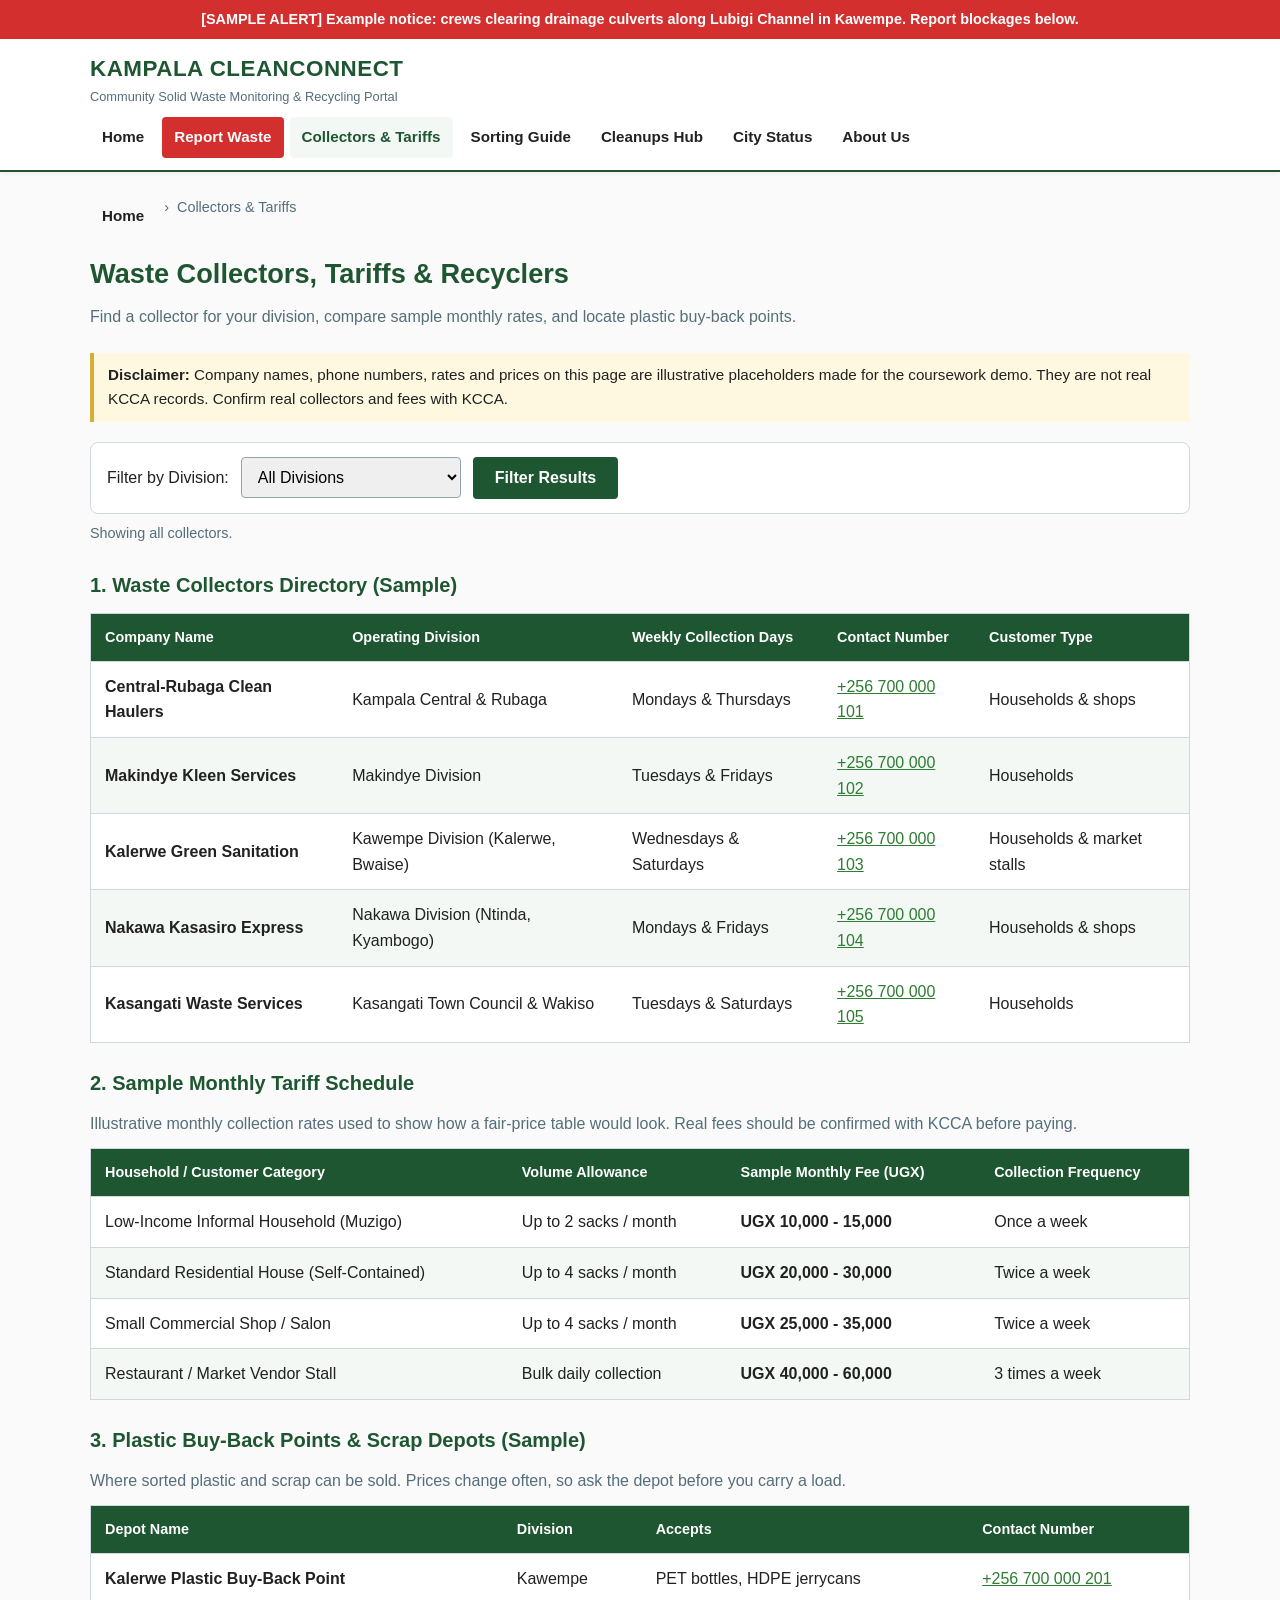
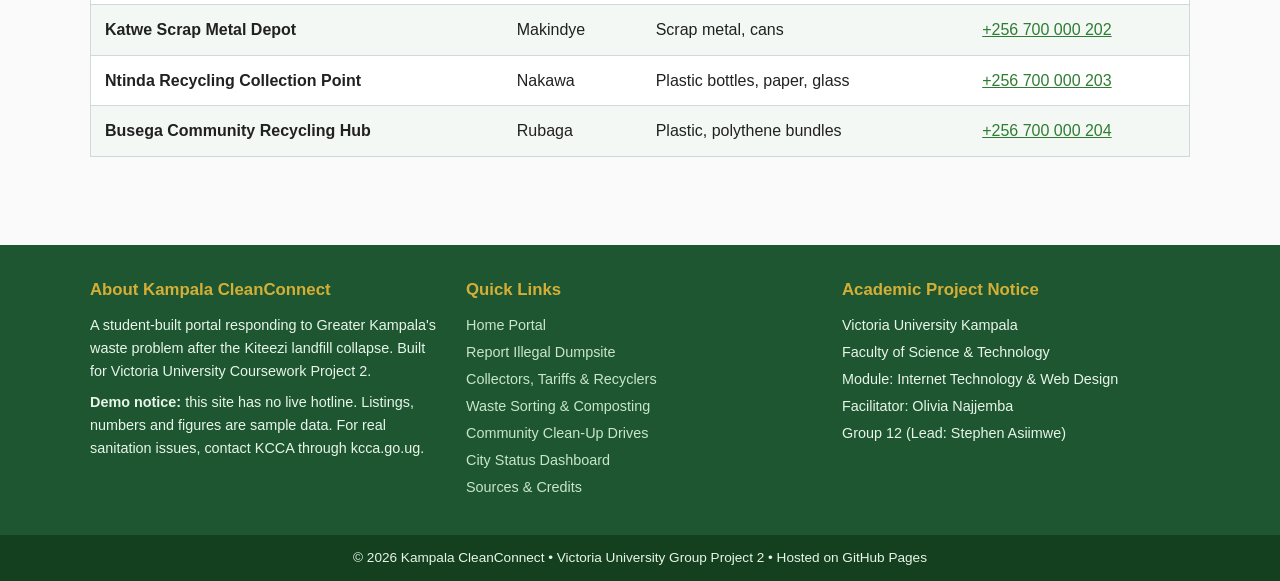
<file: directory.html>
<!DOCTYPE html>
<html lang="en">
<head>
  <meta charset="UTF-8">
  <meta name="viewport" content="width=device-width, initial-scale=1.0">
  <meta name="description" content="Sample directory of waste collectors, monthly tariffs and plastic buy-back points in Kampala.">
  <title>Collectors & Tariffs | Kampala CleanConnect</title>
  <link rel="icon" href="data:,">
  <link rel="stylesheet" href="style.css">
</head>
<body>

  <a class="skip-link" href="#main">Skip to main content</a>

  <!-- Demo Notice Strip (Member 1: Stephen Asiimwe) -->
  <div class="alert-bar">
    [SAMPLE ALERT] Example notice: crews clearing drainage culverts along Lubigi Channel in Kawempe. Report blockages below.
  </div>

  <!-- Global Header & Navigation (Members 1 & 12: Stephen Asiimwe & Adrian Kaboole Elisha) -->
  <header>
    <div class="header-container">
      <a href="index.html" class="brand">
        <span class="brand-title">KAMPALA CLEANCONNECT</span>
        <span class="brand-sub">Community Solid Waste Monitoring &amp; Recycling Portal</span>
      </a>
      <input type="checkbox" id="nav-toggle" class="nav-toggle">
      <label for="nav-toggle" class="nav-btn">&#9776; Menu</label>
      <nav aria-label="Main navigation">
        <ul>
          <li><a href="index.html">Home</a></li>
          <li><a href="report.html" class="btn-report">Report Waste</a></li>
          <li><a href="directory.html" class="active" aria-current="page">Collectors &amp; Tariffs</a></li>
          <li><a href="guide.html">Sorting Guide</a></li>
          <li><a href="cleanups.html">Cleanups Hub</a></li>
          <li><a href="dashboard.html">City Status</a></li>
          <li><a href="about.html">About Us</a></li>
        </ul>
      </nav>
    </div>
  </header>

  <main id="main" class="container">
    <nav class="breadcrumb" aria-label="Breadcrumb">
      <ol>
        <li><a href="index.html">Home</a></li>
        <li aria-current="page">Collectors &amp; Tariffs</li>
      </ol>
    </nav>

    <h1 class="section-title">Waste Collectors, Tariffs &amp; Recyclers</h1>
    <p class="section-sub">Find a collector for your division, compare sample monthly rates, and locate plastic buy-back points.</p>

    <p class="data-notice"><strong>Disclaimer:</strong> Company names, phone numbers, rates and prices on this page are illustrative placeholders made for the coursework demo. They are not real KCCA records. Confirm real collectors and fees with KCCA.</p>

    <!-- Search & Filter Bar (Member 5: Sherura Samuel) -->
    <div class="filter-bar">
      <label for="filter-div">Filter by Division:</label>
      <select id="filter-div" class="form-control">
        <option value="all">All Divisions</option>
        <option value="kawempe">Kawempe Division</option>
        <option value="makindye">Makindye Division</option>
        <option value="rubaga">Rubaga Division</option>
        <option value="nakawa">Nakawa Division</option>
        <option value="central">Central Division</option>
        <option value="kasangati">Kasangati Town Council</option>
      </select>
      <button type="button" class="btn btn-primary">Filter Results</button>
    </div>
    <p id="filter-msg" class="filter-msg" aria-live="polite">Showing all collectors.</p>

    <!-- Collectors Table (Member 6:  Nassiwa Gloria) -->
    <h2 class="sub-title">1. Waste Collectors Directory (Sample)</h2>
    <div class="table-wrap">
    <table class="data-table" id="haulers-table">
      <thead>
        <tr>
          <th>Company Name</th>
          <th>Operating Division</th>
          <th>Weekly Collection Days</th>
          <th>Contact Number</th>
          <th>Customer Type</th>
        </tr>
      </thead>
      <tbody>
        <tr data-division="central rubaga">
          <td><strong>Central-Rubaga Clean Haulers</strong></td>
          <td>Kampala Central &amp; Rubaga</td>
          <td>Mondays &amp; Thursdays</td>
          <td><a href="tel:+256700000101">+256 700 000 101</a></td>
          <td>Households &amp; shops</td>
        </tr>
        <tr data-division="makindye">
          <td><strong>Makindye Kleen Services</strong></td>
          <td>Makindye Division</td>
          <td>Tuesdays &amp; Fridays</td>
          <td><a href="tel:+256700000102">+256 700 000 102</a></td>
          <td>Households</td>
        </tr>
        <tr data-division="kawempe">
          <td><strong>Kalerwe Green Sanitation</strong></td>
          <td>Kawempe Division (Kalerwe, Bwaise)</td>
          <td>Wednesdays &amp; Saturdays</td>
          <td><a href="tel:+256700000103">+256 700 000 103</a></td>
          <td>Households &amp; market stalls</td>
        </tr>
        <tr data-division="nakawa">
          <td><strong>Nakawa Kasasiro Express</strong></td>
          <td>Nakawa Division (Ntinda, Kyambogo)</td>
          <td>Mondays &amp; Fridays</td>
          <td><a href="tel:+256700000104">+256 700 000 104</a></td>
          <td>Households &amp; shops</td>
        </tr>
        <tr data-division="kasangati">
          <td><strong>Kasangati Waste Services</strong></td>
          <td>Kasangati Town Council &amp; Wakiso</td>
          <td>Tuesdays &amp; Saturdays</td>
          <td><a href="tel:+256700000105">+256 700 000 105</a></td>
          <td>Households</td>
        </tr>
      </tbody>
    </table>
    </div>

    <!-- Tariff Matrix (Member 7: Katusiime Allen) -->
    <h2 class="sub-title">2. Sample Monthly Tariff Schedule</h2>
    <p class="table-intro">Illustrative monthly collection rates used to show how a fair-price table would look. Real fees should be confirmed with KCCA before paying.</p>
    <div class="table-wrap">
    <table class="data-table">
      <thead>
        <tr>
          <th>Household / Customer Category</th>
          <th>Volume Allowance</th>
          <th>Sample Monthly Fee (UGX)</th>
          <th>Collection Frequency</th>
        </tr>
      </thead>
      <tbody>
        <tr>
          <td>Low-Income Informal Household (Muzigo)</td>
          <td>Up to 2 sacks / month</td>
          <td><strong>UGX 10,000 - 15,000</strong></td>
          <td>Once a week</td>
        </tr>
        <tr>
          <td>Standard Residential House (Self-Contained)</td>
          <td>Up to 4 sacks / month</td>
          <td><strong>UGX 20,000 - 30,000</strong></td>
          <td>Twice a week</td>
        </tr>
        <tr>
          <td>Small Commercial Shop / Salon</td>
          <td>Up to 4 sacks / month</td>
          <td><strong>UGX 25,000 - 35,000</strong></td>
          <td>Twice a week</td>
        </tr>
        <tr>
          <td>Restaurant / Market Vendor Stall</td>
          <td>Bulk daily collection</td>
          <td><strong>UGX 40,000 - 60,000</strong></td>
          <td>3 times a week</td>
        </tr>
      </tbody>
    </table>
    </div>

    <!-- Recyclers Directory (CI-15, Member 7: Katusiime Allen) -->
    <h2 class="sub-title">3. Plastic Buy-Back Points &amp; Scrap Depots (Sample)</h2>
    <p class="table-intro">Where sorted plastic and scrap can be sold. Prices change often, so ask the depot before you carry a load.</p>
    <div class="table-wrap">
    <table class="data-table">
      <thead>
        <tr>
          <th>Depot Name</th>
          <th>Division</th>
          <th>Accepts</th>
          <th>Contact Number</th>
        </tr>
      </thead>
      <tbody>
        <tr>
          <td><strong>Kalerwe Plastic Buy-Back Point</strong></td>
          <td>Kawempe</td>
          <td>PET bottles, HDPE jerrycans</td>
          <td><a href="tel:+256700000201">+256 700 000 201</a></td>
        </tr>
        <tr>
          <td><strong>Katwe Scrap Metal Depot</strong></td>
          <td>Makindye</td>
          <td>Scrap metal, cans</td>
          <td><a href="tel:+256700000202">+256 700 000 202</a></td>
        </tr>
        <tr>
          <td><strong>Ntinda Recycling Collection Point</strong></td>
          <td>Nakawa</td>
          <td>Plastic bottles, paper, glass</td>
          <td><a href="tel:+256700000203">+256 700 000 203</a></td>
        </tr>
        <tr>
          <td><strong>Busega Community Recycling Hub</strong></td>
          <td>Rubaga</td>
          <td>Plastic, polythene bundles</td>
          <td><a href="tel:+256700000204">+256 700 000 204</a></td>
        </tr>
      </tbody>
    </table>
    </div>
  </main>

  <!-- Global Footer (Member 12: Adrian Kaboole Elisha) -->
  <footer>
    <div class="footer-container">
      <div class="footer-col">
        <h4>About Kampala CleanConnect</h4>
        <p>A student-built portal responding to Greater Kampala's waste problem after the Kiteezi landfill collapse. Built for Victoria University Coursework Project 2.</p>
        <p class="footer-note"><strong>Demo notice:</strong> this site has no live hotline. Listings, numbers and figures are sample data. For real sanitation issues, contact KCCA through kcca.go.ug.</p>
      </div>
      <div class="footer-col">
        <h4>Quick Links</h4>
        <ul>
          <li><a href="index.html">Home Portal</a></li>
          <li><a href="report.html">Report Illegal Dumpsite</a></li>
          <li><a href="directory.html">Collectors, Tariffs &amp; Recyclers</a></li>
          <li><a href="guide.html">Waste Sorting &amp; Composting</a></li>
          <li><a href="cleanups.html">Community Clean-Up Drives</a></li>
          <li><a href="dashboard.html">City Status Dashboard</a></li>
          <li><a href="about.html#sources">Sources &amp; Credits</a></li>
        </ul>
      </div>
      <div class="footer-col">
        <h4>Academic Project Notice</h4>
        <p>Victoria University Kampala</p>
        <p>Faculty of Science &amp; Technology</p>
        <p>Module: Internet Technology &amp; Web Design</p>
        <p>Facilitator: Olivia Najjemba</p>
        <p>Group 12 (Lead: Stephen Asiimwe)</p>
      </div>
    </div>
    <div class="footer-bottom">
      &copy; 2026 Kampala CleanConnect &bull; Victoria University Group Project 2 &bull; Hosted on GitHub Pages
    </div>
  </footer>

</body>
</html>
</file>
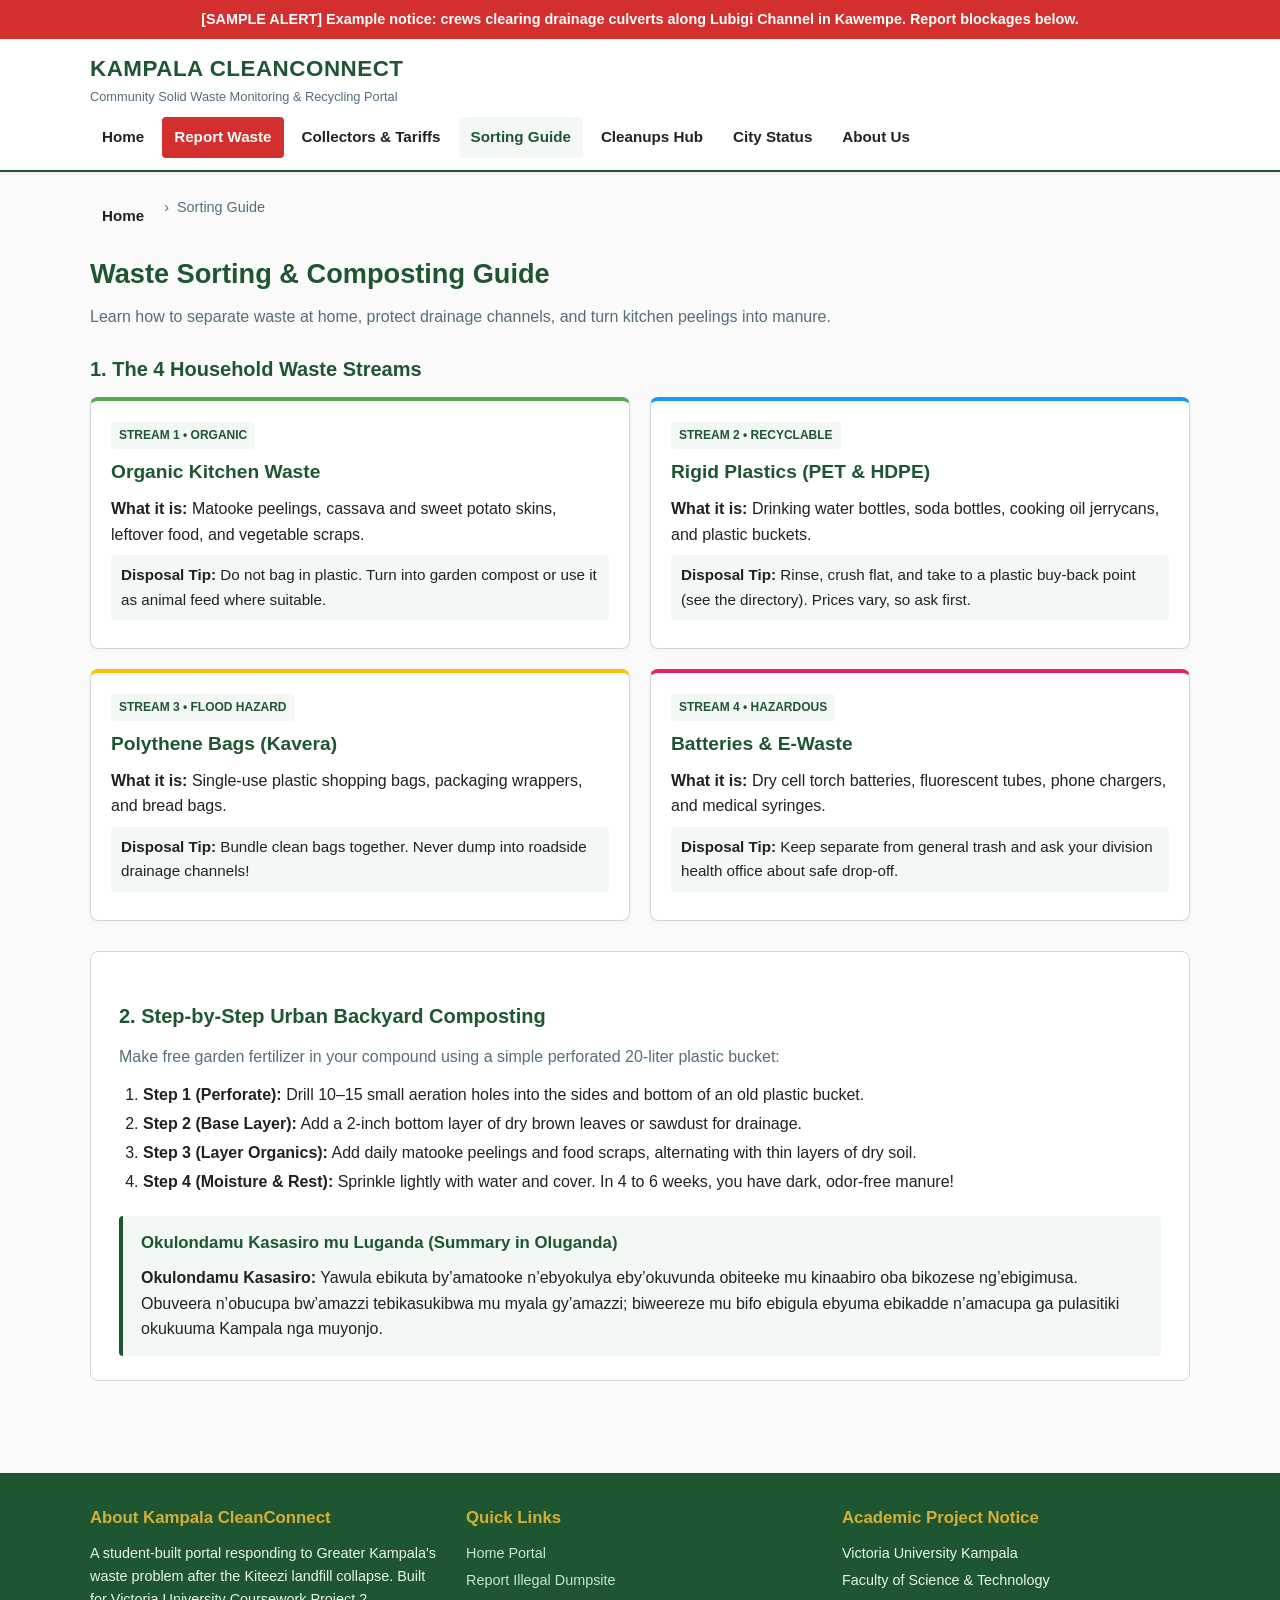
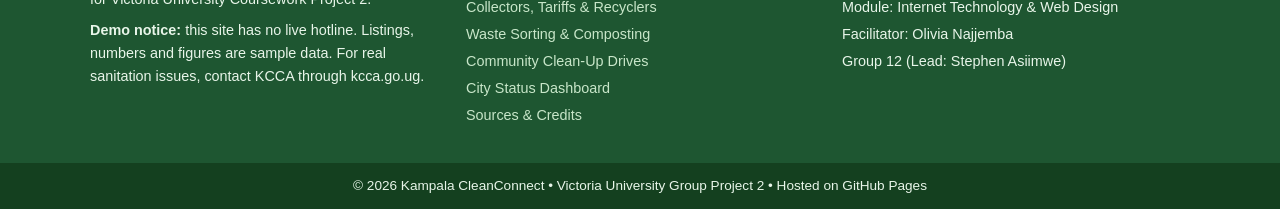
<file: guide.html>
<!DOCTYPE html>
<html lang="en">
<head>
  <meta charset="UTF-8">
  <meta name="viewport" content="width=device-width, initial-scale=1.0">
  <meta name="description" content="How to sort household waste into four streams and make compost, with a Luganda summary.">
  <title>Sorting Guide | Kampala CleanConnect</title>
  <link rel="icon" href="data:,">
  <link rel="stylesheet" href="style.css">
</head>
<body>

  <a class="skip-link" href="#main">Skip to main content</a>

  <!-- Demo Notice Strip (Member 1: Stephen Asiimwe) -->
  <div class="alert-bar">
    [SAMPLE ALERT] Example notice: crews clearing drainage culverts along Lubigi Channel in Kawempe. Report blockages below.
  </div>

  <!-- Global Header & Navigation (Members 1 & 12: Stephen Asiimwe & Adrian Kaboole Elisha) -->
  <header>
    <div class="header-container">
      <a href="index.html" class="brand">
        <span class="brand-title">KAMPALA CLEANCONNECT</span>
        <span class="brand-sub">Community Solid Waste Monitoring &amp; Recycling Portal</span>
      </a>
      <input type="checkbox" id="nav-toggle" class="nav-toggle">
      <label for="nav-toggle" class="nav-btn">&#9776; Menu</label>
      <nav aria-label="Main navigation">
        <ul>
          <li><a href="index.html">Home</a></li>
          <li><a href="report.html" class="btn-report">Report Waste</a></li>
          <li><a href="directory.html">Collectors &amp; Tariffs</a></li>
          <li><a href="guide.html" class="active" aria-current="page">Sorting Guide</a></li>
          <li><a href="cleanups.html">Cleanups Hub</a></li>
          <li><a href="dashboard.html">City Status</a></li>
          <li><a href="about.html">About Us</a></li>
        </ul>
      </nav>
    </div>
  </header>

  <main id="main" class="container">
    <nav class="breadcrumb" aria-label="Breadcrumb">
      <ol>
        <li><a href="index.html">Home</a></li>
        <li aria-current="page">Sorting Guide</li>
      </ol>
    </nav>

    <h1 class="section-title">Waste Sorting &amp; Composting Guide</h1>
    <p class="section-sub">Learn how to separate waste at home, protect drainage channels, and turn kitchen peelings into manure.</p>

    <!-- Waste Sorting Cards (Member 8: Gloria Namubiru) -->
    <h2 class="sub-title">1. The 4 Household Waste Streams</h2>
    <div class="card-grid">
      <div class="info-card organic">
        <span class="badge">Stream 1 &bull; Organic</span>
        <h3>Organic Kitchen Waste</h3>
        <p><strong>What it is:</strong> Matooke peelings, cassava and sweet potato skins, leftover food, and vegetable scraps.</p>
        <p class="card-tip"><strong>Disposal Tip:</strong> Do not bag in plastic. Turn into garden compost or use it as animal feed where suitable.</p>
      </div>

      <div class="info-card plastic">
        <span class="badge">Stream 2 &bull; Recyclable</span>
        <h3>Rigid Plastics (PET &amp; HDPE)</h3>
        <p><strong>What it is:</strong> Drinking water bottles, soda bottles, cooking oil jerrycans, and plastic buckets.</p>
        <p class="card-tip"><strong>Disposal Tip:</strong> Rinse, crush flat, and take to a plastic buy-back point (see the directory). Prices vary, so ask first.</p>
      </div>

      <div class="info-card kavera">
        <span class="badge">Stream 3 &bull; Flood Hazard</span>
        <h3>Polythene Bags (Kavera)</h3>
        <p><strong>What it is:</strong> Single-use plastic shopping bags, packaging wrappers, and bread bags.</p>
        <p class="card-tip"><strong>Disposal Tip:</strong> Bundle clean bags together. Never dump into roadside drainage channels!</p>
      </div>

      <div class="info-card toxic">
        <span class="badge">Stream 4 &bull; Hazardous</span>
        <h3>Batteries &amp; E-Waste</h3>
        <p><strong>What it is:</strong> Dry cell torch batteries, fluorescent tubes, phone chargers, and medical syringes.</p>
        <p class="card-tip"><strong>Disposal Tip:</strong> Keep separate from general trash and ask your division health office about safe drop-off.</p>
      </div>
    </div>

    <!-- Composting & Luganda Translation (Member 9: Ronald Ssemwogerere) -->
    <section class="guide-panel">
      <h2 class="sub-title">2. Step-by-Step Urban Backyard Composting</h2>
      <p class="table-intro">Make free garden fertilizer in your compound using a simple perforated 20-liter plastic bucket:</p>
      <ol class="compost-list">
        <li><strong>Step 1 (Perforate):</strong> Drill 10&ndash;15 small aeration holes into the sides and bottom of an old plastic bucket.</li>
        <li><strong>Step 2 (Base Layer):</strong> Add a 2-inch bottom layer of dry brown leaves or sawdust for drainage.</li>
        <li><strong>Step 3 (Layer Organics):</strong> Add daily matooke peelings and food scraps, alternating with thin layers of dry soil.</li>
        <li><strong>Step 4 (Moisture &amp; Rest):</strong> Sprinkle lightly with water and cover. In 4 to 6 weeks, you have dark, odor-free manure!</li>
      </ol>

      <!-- Luganda Translation Box (Bilingual Inclusion) -->
      <div class="luganda-box">
        <h3>Okulondamu Kasasiro mu Luganda (Summary in Oluganda)</h3>
        <p lang="lg">
          <strong>Okulondamu Kasasiro:</strong> Yawula ebikuta by’amatooke n’ebyokulya eby’okuvunda obiteeke mu kinaabiro oba bikozese ng’ebigimusa. Obuveera n’obucupa bw’amazzi tebikasukibwa mu myala gy’amazzi; biweereze mu bifo ebigula ebyuma ebikadde n’amacupa ga pulasitiki okukuuma Kampala nga muyonjo.
        </p>
      </div>
    </section>
  </main>

  <!-- Global Footer (Member 12: Adrian Kaboole Elisha) -->
  <footer>
    <div class="footer-container">
      <div class="footer-col">
        <h4>About Kampala CleanConnect</h4>
        <p>A student-built portal responding to Greater Kampala's waste problem after the Kiteezi landfill collapse. Built for Victoria University Coursework Project 2.</p>
        <p class="footer-note"><strong>Demo notice:</strong> this site has no live hotline. Listings, numbers and figures are sample data. For real sanitation issues, contact KCCA through kcca.go.ug.</p>
      </div>
      <div class="footer-col">
        <h4>Quick Links</h4>
        <ul>
          <li><a href="index.html">Home Portal</a></li>
          <li><a href="report.html">Report Illegal Dumpsite</a></li>
          <li><a href="directory.html">Collectors, Tariffs &amp; Recyclers</a></li>
          <li><a href="guide.html">Waste Sorting &amp; Composting</a></li>
          <li><a href="cleanups.html">Community Clean-Up Drives</a></li>
          <li><a href="dashboard.html">City Status Dashboard</a></li>
          <li><a href="about.html#sources">Sources &amp; Credits</a></li>
        </ul>
      </div>
      <div class="footer-col">
        <h4>Academic Project Notice</h4>
        <p>Victoria University Kampala</p>
        <p>Faculty of Science &amp; Technology</p>
        <p>Module: Internet Technology &amp; Web Design</p>
        <p>Facilitator: Olivia Najjemba</p>
        <p>Group 12 (Lead: Stephen Asiimwe)</p>
      </div>
    </div>
    <div class="footer-bottom">
      &copy; 2026 Kampala CleanConnect &bull; Victoria University Group Project 2 &bull; Hosted on GitHub Pages
    </div>
  </footer>

</body>
</html>
</file>
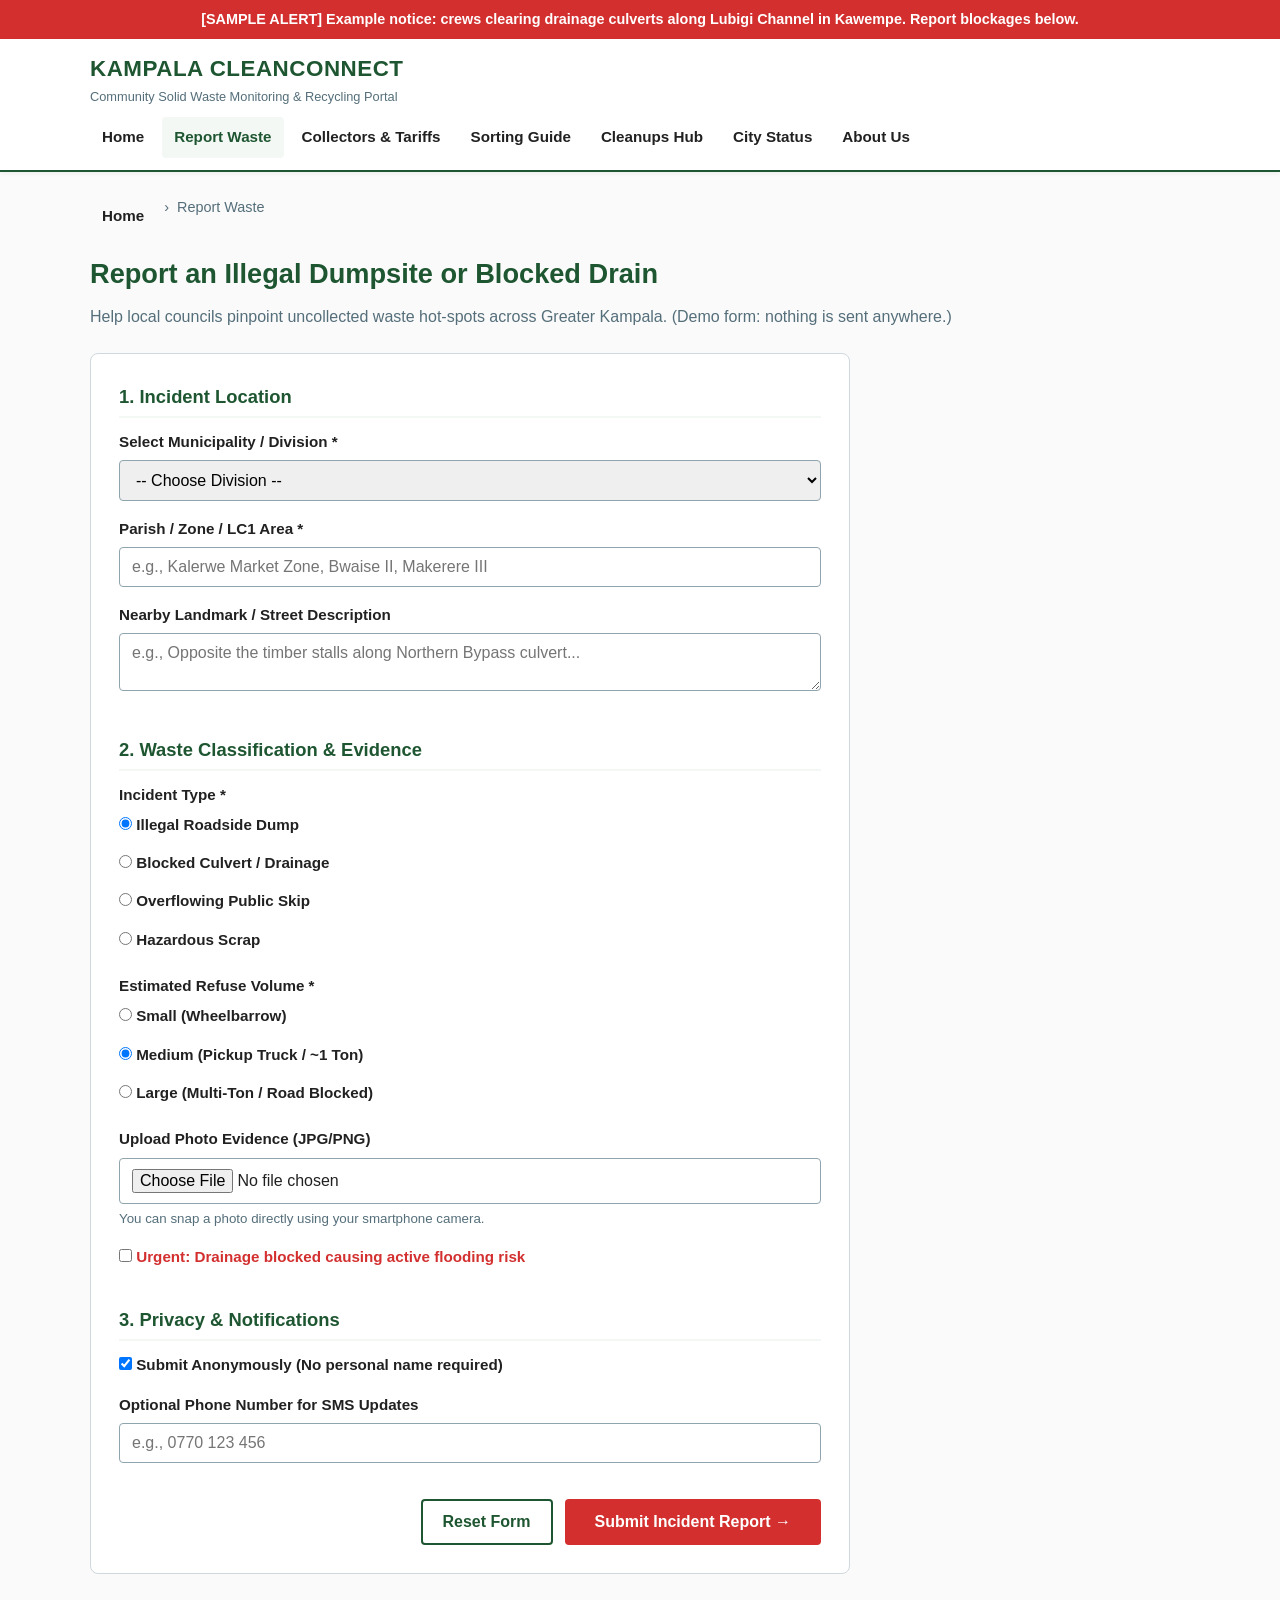
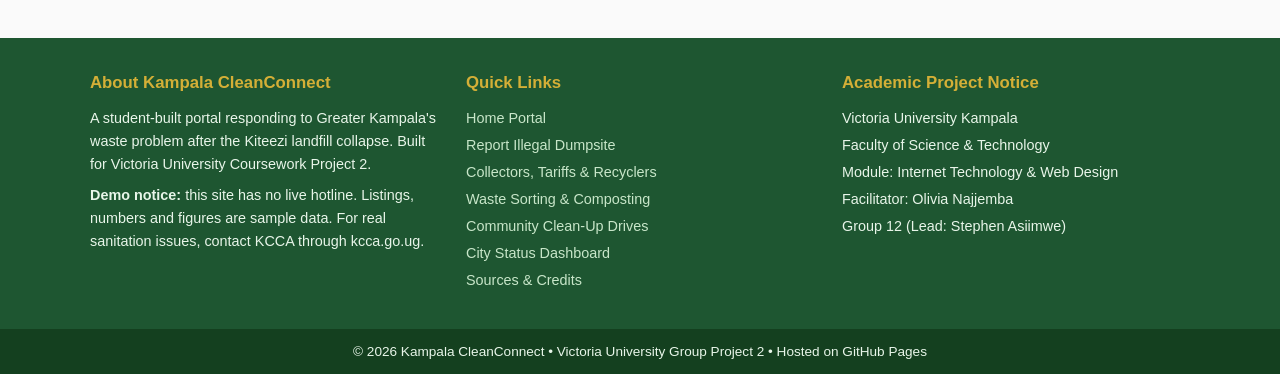
<file: report.html>
<!DOCTYPE html>
<html lang="en">
<head>
  <meta charset="UTF-8">
  <meta name="viewport" content="width=device-width, initial-scale=1.0">
  <meta name="description" content="Report an illegal dumpsite or blocked drain in Kampala with location, waste type and a photo.">
  <title>Report Waste | Kampala CleanConnect</title>
  <link rel="icon" href="data:,">
  <link rel="stylesheet" href="style.css">
</head>
<body>

  <a class="skip-link" href="#main">Skip to main content</a>

  <!-- Demo Notice Strip (Member 1: Stephen Asiimwe) -->
  <div class="alert-bar">
    [SAMPLE ALERT] Example notice: crews clearing drainage culverts along Lubigi Channel in Kawempe. Report blockages below.
  </div>

  <!-- Global Header & Navigation (Members 1 & 12: Stephen Asiimwe & Adrian Kaboole Elisha) -->
  <header>
    <div class="header-container">
      <a href="index.html" class="brand">
        <span class="brand-title">KAMPALA CLEANCONNECT</span>
        <span class="brand-sub">Community Solid Waste Monitoring &amp; Recycling Portal</span>
      </a>
      <input type="checkbox" id="nav-toggle" class="nav-toggle">
      <label for="nav-toggle" class="nav-btn">&#9776; Menu</label>
      <nav aria-label="Main navigation">
        <ul>
          <li><a href="index.html">Home</a></li>
          <li><a href="report.html" class="btn-report active" aria-current="page">Report Waste</a></li>
          <li><a href="directory.html">Collectors &amp; Tariffs</a></li>
          <li><a href="guide.html">Sorting Guide</a></li>
          <li><a href="cleanups.html">Cleanups Hub</a></li>
          <li><a href="dashboard.html">City Status</a></li>
          <li><a href="about.html">About Us</a></li>
        </ul>
      </nav>
    </div>
  </header>

  <main id="main" class="container">
    <nav class="breadcrumb" aria-label="Breadcrumb">
      <ol>
        <li><a href="index.html">Home</a></li>
        <li aria-current="page">Report Waste</li>
      </ol>
    </nav>

    <h1 class="section-title">Report an Illegal Dumpsite or Blocked Drain</h1>
    <p class="section-sub">Help local councils pinpoint uncollected waste hot-spots across Greater Kampala. (Demo form: nothing is sent anywhere.)</p>

    <div class="form-box">
      <form action="#" method="post" onsubmit="alert('Demo only: report logged. Reference ticket: KCC-2026-KW-014.'); return false;">

        <!-- Incident Location (Member 3: Joshua Kato) -->
        <fieldset>
          <legend>1. Incident Location</legend>

          <div class="form-group">
            <label for="division">Select Municipality / Division *</label>
            <select id="division" name="division" class="form-control" required>
              <option value="">-- Choose Division --</option>
              <option value="kawempe">Kawempe Division</option>
              <option value="makindye">Makindye Division</option>
              <option value="rubaga">Rubaga Division</option>
              <option value="nakawa">Nakawa Division</option>
              <option value="central">Kampala Central Division</option>
              <option value="kasangati">Kasangati Town Council (Wakiso)</option>
            </select>
          </div>

          <div class="form-group">
            <label for="parish">Parish / Zone / LC1 Area *</label>
            <input type="text" id="parish" name="parish" class="form-control" placeholder="e.g., Kalerwe Market Zone, Bwaise II, Makerere III" required>
          </div>

          <div class="form-group">
            <label for="landmark">Nearby Landmark / Street Description</label>
            <textarea id="landmark" name="landmark" class="form-control" rows="2" placeholder="e.g., Opposite the timber stalls along Northern Bypass culvert..."></textarea>
          </div>
        </fieldset>

        <!-- Incident Details & Photo (Member 4: Derrick Mugisha) -->
        <fieldset>
          <legend>2. Waste Classification &amp; Evidence</legend>

          <div class="form-group">
            <span class="field-label">Incident Type *</span>
            <div class="radio-group">
              <label class="radio-label"><input type="radio" name="incident_type" value="roadside_dump" required checked> Illegal Roadside Dump</label>
              <label class="radio-label"><input type="radio" name="incident_type" value="blocked_drain"> Blocked Culvert / Drainage</label>
              <label class="radio-label"><input type="radio" name="incident_type" value="overflow_skip"> Overflowing Public Skip</label>
              <label class="radio-label"><input type="radio" name="incident_type" value="toxic"> Hazardous Scrap</label>
            </div>
          </div>

          <div class="form-group">
            <span class="field-label">Estimated Refuse Volume *</span>
            <div class="radio-group">
              <label class="radio-label"><input type="radio" name="volume" value="small"> Small (Wheelbarrow)</label>
              <label class="radio-label"><input type="radio" name="volume" value="medium" checked> Medium (Pickup Truck / ~1 Ton)</label>
              <label class="radio-label"><input type="radio" name="volume" value="large"> Large (Multi-Ton / Road Blocked)</label>
            </div>
          </div>

          <div class="form-group">
            <label for="photo">Upload Photo Evidence (JPG/PNG)</label>
            <input type="file" id="photo" name="photo" class="form-control" accept="image/*">
            <small class="hint">You can snap a photo directly using your smartphone camera.</small>
          </div>

          <div class="form-group">
            <label class="checkbox-label urgent">
              <input type="checkbox" name="flood_risk"> Urgent: Drainage blocked causing active flooding risk
            </label>
          </div>
        </fieldset>

        <!-- Privacy & Notification -->
        <fieldset>
          <legend>3. Privacy &amp; Notifications</legend>
          <div class="form-group">
            <label class="checkbox-label">
              <input type="checkbox" name="anonymous" checked> Submit Anonymously (No personal name required)
            </label>
          </div>
          <div class="form-group">
            <label for="phone">Optional Phone Number for SMS Updates</label>
            <input type="tel" id="phone" name="phone" class="form-control" placeholder="e.g., 0770 123 456">
          </div>
        </fieldset>

        <div class="form-actions">
          <button type="reset" class="btn btn-outline">Reset Form</button>
          <button type="submit" class="btn btn-alert">Submit Incident Report &rarr;</button>
        </div>

      </form>
    </div>
  </main>

  <!-- Global Footer (Member 12: Adrian Kaboole Elisha) -->
  <footer>
    <div class="footer-container">
      <div class="footer-col">
        <h4>About Kampala CleanConnect</h4>
        <p>A student-built portal responding to Greater Kampala's waste problem after the Kiteezi landfill collapse. Built for Victoria University Coursework Project 2.</p>
        <p class="footer-note"><strong>Demo notice:</strong> this site has no live hotline. Listings, numbers and figures are sample data. For real sanitation issues, contact KCCA through kcca.go.ug.</p>
      </div>
      <div class="footer-col">
        <h4>Quick Links</h4>
        <ul>
          <li><a href="index.html">Home Portal</a></li>
          <li><a href="report.html">Report Illegal Dumpsite</a></li>
          <li><a href="directory.html">Collectors, Tariffs &amp; Recyclers</a></li>
          <li><a href="guide.html">Waste Sorting &amp; Composting</a></li>
          <li><a href="cleanups.html">Community Clean-Up Drives</a></li>
          <li><a href="dashboard.html">City Status Dashboard</a></li>
          <li><a href="about.html#sources">Sources &amp; Credits</a></li>
        </ul>
      </div>
      <div class="footer-col">
        <h4>Academic Project Notice</h4>
        <p>Victoria University Kampala</p>
        <p>Faculty of Science &amp; Technology</p>
        <p>Module: Internet Technology &amp; Web Design</p>
        <p>Facilitator: Olivia Najjemba</p>
        <p>Group 12 (Lead: Stephen Asiimwe)</p>
      </div>
    </div>
    <div class="footer-bottom">
      &copy; 2026 Kampala CleanConnect &bull; Victoria University Group Project 2 &bull; Hosted on GitHub Pages
    </div>
  </footer>

</body>
</html>
</file>
<file: style.css>
/* 
   Kampala CleanConnect - Hand-Coded CSS3 Stylesheet
   Module: Internet Technology & Web Design (Project 2)
   Victoria University Kampala - Facilitator: Olivia Najjemba
   Hand-coded by Group 12 (Lead: Stephen Asiimwe)
*/

:root {
  --primary: #1e5631; /* Deep Forest Green */
  --primary-light: #2e7d32; /* Emerald Green */
  --accent: #d4af37; /* Gold Accent */
  --alert: #d32f2f; /* Warning Red */
  --bg-light: #f4f8f5; /* Subtle Mint Background */
  --text-dark: #212121; /* Charcoal Ink */
  --text-muted: #546e7a; /* Slate Gray */
  --white: #ffffff;
  --border: #cfd8dc;
  --max-w: 1140px;
}

* {
  box-sizing: border-box;
  margin: 0;
  padding: 0;
}

body {
  font-family: Calibri, "Segoe UI", Arial, sans-serif;
  line-height: 1.6;
  color: var(--text-dark);
  background-color: #fafafa;
}

a {
  color: var(--primary-light);
}

/* Skip link for keyboard users (Member 9: Ronald - Accessibility Lead) */
.skip-link {
  position: absolute;
  left: -999px;
  top: 0;
  background: var(--primary);
  color: var(--white);
  padding: 8px 14px;
  z-index: 200;
}
.skip-link:focus {
  left: 0;
}

/* Global Alert Bar (Member 1: Stephen Asiimwe) */
.alert-bar {
  background-color: var(--alert);
  color: var(--white);
  padding: 8px 16px;
  font-size: 0.9rem;
  font-weight: bold;
  text-align: center;
}

/* Global Header & Nav (Member 1 & 12: Stephen & Brian) */
header {
  background-color: var(--white);
  border-bottom: 2px solid var(--primary);
  position: sticky;
  top: 0;
  z-index: 100;
  box-shadow: 0 2px 4px rgba(0, 0, 0, 0.05);
}

.header-container {
  max-width: var(--max-w);
  margin: 0 auto;
  padding: 12px 20px;
  display: flex;
  flex-wrap: wrap;
  justify-content: space-between;
  align-items: center;
  gap: 10px;
}

.brand {
  text-decoration: none;
}

.brand-title {
  display: block;
  font-size: 1.4rem;
  font-weight: bold;
  color: var(--primary);
  letter-spacing: 0.5px;
}

.brand-sub {
  display: block;
  font-size: 0.8rem;
  color: var(--text-muted);
}

nav ul {
  list-style: none;
  display: flex;
  flex-wrap: wrap;
  gap: 6px;
}

nav a {
  display: block;
  padding: 8px 12px;
  color: var(--text-dark);
  text-decoration: none;
  font-weight: bold;
  font-size: 0.95rem;
  border-radius: 4px;
}

nav a:hover,
nav a.active {
  background-color: var(--bg-light);
  color: var(--primary);
}

.btn-report {
  background-color: var(--alert);
  color: var(--white);
}

.btn-report:hover {
  background-color: #b71c1c;
  color: var(--white);
}

/* CSS-only mobile menu (hamburger) */
.nav-toggle {
  position: absolute;
  opacity: 0;
  pointer-events: none;
}

.nav-btn {
  display: none;
  cursor: pointer;
  border: 2px solid var(--primary);
  color: var(--primary);
  font-weight: bold;
  padding: 6px 12px;
  border-radius: 4px;
}

.nav-toggle:focus + .nav-btn {
  outline: 3px solid var(--accent);
}

.container {
  max-width: var(--max-w);
  margin: 0 auto;
  padding: 24px 20px;
}

/* Breadcrumb trail on inner pages */
.breadcrumb ol {
  list-style: none;
  display: flex;
  flex-wrap: wrap;
  gap: 8px;
  font-size: 0.9rem;
  margin-bottom: 16px;
  color: var(--text-muted);
}

.breadcrumb li + li::before {
  content: "\203A";
  margin-right: 8px;
}

/* Hero Section (Member 1: Stephen Asiimwe) */
.hero {
  background: linear-gradient(135deg, #e8f5e9 0%, #c8e6c9 100%);
  border: 1px solid #a5d6a7;
  border-radius: 8px;
  padding: 36px 28px;
  margin-bottom: 30px;
  display: grid;
  grid-template-columns: 1.4fr 1fr;
  gap: 24px;
  align-items: center;
}

.hero h1 {
  font-size: 2.2rem;
  color: var(--primary);
  line-height: 1.2;
  margin-bottom: 12px;
}

.hero p {
  font-size: 1.1rem;
  margin-bottom: 20px;
  color: #37474f;
}

.hero-actions {
  display: flex;
  flex-wrap: wrap;
  gap: 12px;
}

.btn {
  display: inline-block;
  padding: 10px 20px;
  border-radius: 4px;
  font-weight: bold;
  font-size: 1rem;
  text-decoration: none;
  cursor: pointer;
  border: 2px solid transparent;
  transition: all 0.2s;
}

.btn-primary {
  background-color: var(--primary);
  color: var(--white);
}

.btn-primary:hover {
  background-color: var(--primary-light);
}

.btn-outline {
  background-color: transparent;
  color: var(--primary);
  border-color: var(--primary);
}

.btn-outline:hover {
  background-color: var(--primary);
  color: var(--white);
}

.btn-alert {
  background-color: var(--alert);
  color: var(--white);
  padding: 12px 28px;
}

.btn-alert:hover {
  background-color: #b71c1c;
}

.btn-small {
  padding: 6px 12px;
  font-size: 0.85rem;
}
.btn-block {
  width: 100%;
}

/* Sample Telemetry Card (Member 12: Adrian Kaboole Elisha) */
.telemetry-card {
  background-color: var(--white);
  border: 1px solid #81c784;
  border-radius: 8px;
  padding: 20px;
  box-shadow: 0 4px 6px rgba(0, 0, 0, 0.04);
}

.telemetry-card h2 {
  color: var(--primary);
  font-size: 1.1rem;
  margin-bottom: 14px;
  border-bottom: 2px solid var(--bg-light);
  padding-bottom: 6px;
}

.sample-note {
  font-size: 0.8rem;
  color: var(--text-muted);
  margin-top: 10px;
}

.stat-grid {
  display: grid;
  grid-template-columns: 1fr 1fr;
  gap: 12px;
}

.stat-grid-4 {
  grid-template-columns: repeat(4, 1fr);
  margin-bottom: 30px;
}

.stat-box {
  background-color: var(--bg-light);
  padding: 12px;
  border-radius: 6px;
  text-align: center;
}

.stat-white {
  background-color: var(--white);
  border: 1px solid var(--border);
  padding: 20px;
}

.stat-num {
  display: block;
  font-size: 1.6rem;
  font-weight: bold;
  color: var(--primary);
}

.stat-green {
  color: var(--primary-light);
}
.stat-red {
  color: var(--alert);
}
.stat-blue {
  color: #1565c0;
}

.stat-label {
  font-size: 0.8rem;
  color: var(--text-muted);
  text-transform: uppercase;
  letter-spacing: 0.4px;
}

/* 3-Step Process (Member 2: Brenda Nakato) */
.steps-section {
  margin-bottom: 30px;
  text-align: center;
}

.section-title {
  font-size: 1.7rem;
  color: var(--primary);
  margin-bottom: 8px;
}

.section-sub {
  color: var(--text-muted);
  margin-bottom: 24px;
}

.sub-title {
  font-size: 1.25rem;
  color: var(--primary);
  margin: 24px 0 12px;
}

.step-cards {
  display: grid;
  grid-template-columns: repeat(3, 1fr);
  gap: 20px;
  text-align: left;
}

.step-card {
  background-color: var(--white);
  border: 1px solid var(--border);
  border-radius: 8px;
  padding: 24px;
  position: relative;
}

.step-num {
  display: inline-block;
  width: 36px;
  height: 36px;
  line-height: 36px;
  text-align: center;
  background-color: var(--alert);
  color: var(--white);
  font-weight: bold;
  border-radius: 50%;
  margin-bottom: 12px;
}

.step-card h3 {
  font-size: 1.15rem;
  color: var(--primary);
  margin-bottom: 8px;
}

.step-card p {
  color: #455a64;
  font-size: 0.95rem;
}

.highlight-grid {
  display: grid;
  grid-template-columns: 1fr 1fr;
  gap: 20px;
  margin-bottom: 30px;
}

.plain-list {
  padding-left: 20px;
  margin: 10px 0 16px;
}

/* Data tables (Members 6, 7, 10, 12) */
.table-wrap {
  overflow-x: auto;
  margin-bottom: 24px;
}

.data-table {
  width: 100%;
  border-collapse: collapse;
  background-color: var(--white);
  border: 1px solid var(--border);
}

.data-table th,
.data-table td {
  padding: 12px 14px;
  text-align: left;
  border-bottom: 1px solid var(--border);
}

.data-table th {
  background-color: var(--primary);
  color: var(--white);
  font-size: 0.9rem;
}

.data-table tr:nth-child(even) {
  background-color: var(--bg-light);
}
.data-table tr:hover {
  background-color: #e8f5e9;
}

.table-intro {
  color: var(--text-muted);
  margin-bottom: 12px;
}

.data-notice {
  background-color: #fff8e1;
  border-left: 4px solid var(--accent);
  padding: 10px 14px;
  margin-bottom: 20px;
  font-size: 0.95rem;
}

/* Directory filter bar (Member 5: Sherura Samuel) */
.filter-bar {
  display: flex;
  flex-wrap: wrap;
  align-items: center;
  gap: 12px;
  background-color: var(--white);
  border: 1px solid var(--border);
  border-radius: 8px;
  padding: 14px 16px;
  margin-bottom: 8px;
}

.filter-bar .form-control {
  width: auto;
  min-width: 220px;
}

.filter-msg {
  font-size: 0.9rem;
  color: var(--text-muted);
  margin-bottom: 8px;
}

/* Forms (Members 3, 4, 11) */
.form-box {
  background-color: var(--white);
  border: 1px solid var(--border);
  border-radius: 8px;
  padding: 28px;
  max-width: 760px;
}

.form-spaced {
  margin-top: 28px;
}

fieldset {
  border: none;
  margin-bottom: 20px;
}

legend {
  font-size: 1.15rem;
  font-weight: bold;
  color: var(--primary);
  margin-bottom: 12px;
  padding-bottom: 4px;
  border-bottom: 2px solid var(--bg-light);
  width: 100%;
}

.form-group {
  margin-bottom: 16px;
}

.form-group label,
.field-label {
  display: block;
  font-weight: bold;
  margin-bottom: 6px;
  font-size: 0.95rem;
}

.form-control {
  width: 100%;
  padding: 10px 12px;
  border: 1px solid #90a4ae;
  border-radius: 4px;
  font-size: 1rem;
  font-family: inherit;
}

.form-control:focus {
  outline: none;
  border-color: var(--primary);
  box-shadow: 0 0 0 3px rgba(30, 86, 49, 0.2);
}

.hint {
  display: block;
  color: var(--text-muted);
  margin-top: 4px;
}

.radio-group,
.checkbox-group {
  display: flex;
  flex-direction: column;
  gap: 8px;
}

.radio-label,
.checkbox-label {
  display: block;
  font-weight: normal;
  cursor: pointer;
}

.form-group .urgent {
  color: var(--alert);
  font-weight: bold;
}

.form-actions {
  display: flex;
  gap: 12px;
  justify-content: flex-end;
}

.two-col {
  display: grid;
  grid-template-columns: 1fr 1fr;
  gap: 16px;
}

/* Sorting guide cards (Member 8: Gloria Namubiru) */
.card-grid {
  display: grid;
  grid-template-columns: repeat(2, 1fr);
  gap: 20px;
  margin-bottom: 30px;
}

.info-card {
  background-color: var(--white);
  border: 1px solid var(--border);
  border-radius: 8px;
  padding: 20px;
  border-top: 4px solid var(--primary);
  box-shadow: 0 2px 4px rgba(0, 0, 0, 0.03);
}

.info-card.organic {
  border-top-color: #4caf50;
}
.info-card.plastic {
  border-top-color: #2196f3;
}
.info-card.kavera {
  border-top-color: #ffc107;
}
.info-card.toxic {
  border-top-color: #e91e63;
}

.info-card h3 {
  font-size: 1.2rem;
  margin-bottom: 8px;
  color: var(--primary);
}

.info-card p {
  margin-bottom: 8px;
}

.card-tip {
  background-color: var(--bg-light);
  padding: 8px 10px;
  border-radius: 4px;
  font-size: 0.95rem;
}

.badge {
  display: inline-block;
  padding: 4px 8px;
  font-size: 0.75rem;
  font-weight: bold;
  background-color: var(--bg-light);
  color: var(--primary);
  border-radius: 4px;
  margin-bottom: 8px;
  text-transform: uppercase;
}

/* Composting & Luganda box (Member 9: Ronald Ssemwogerere) */
.guide-panel,
.panel {
  background-color: var(--white);
  border: 1px solid var(--border);
  border-radius: 8px;
  padding: 24px 28px;
  margin-bottom: 28px;
}

.panel p {
  margin-bottom: 12px;
  line-height: 1.7;
}

.compost-list {
  padding-left: 24px;
  line-height: 1.8;
  margin-bottom: 20px;
}

.luganda-box {
  background-color: var(--bg-light);
  border-left: 4px solid var(--primary);
  padding: 14px 18px;
  border-radius: 4px;
}

.luganda-box h3 {
  color: var(--primary);
  font-size: 1.05rem;
  margin-bottom: 8px;
}

/* About page lists */
.team-list,
.source-list {
  padding-left: 24px;
  line-height: 1.8;
  color: #37474f;
}

.source-list li {
  margin-bottom: 8px;
  overflow-wrap: anywhere;
}

/* Global Footer (Member 12: Adrian Kaboole Elisha) */
footer {
  background-color: var(--primary);
  color: #e8f5e9;
  margin-top: 40px;
}

.footer-container {
  max-width: var(--max-w);
  margin: 0 auto;
  padding: 32px 20px;
  display: grid;
  grid-template-columns: repeat(3, 1fr);
  gap: 28px;
}

.footer-col h4 {
  color: var(--accent);
  margin-bottom: 10px;
  font-size: 1.05rem;
}

.footer-col p,
.footer-col li {
  font-size: 0.9rem;
  margin-bottom: 4px;
}

.footer-col ul {
  list-style: none;
}

.footer-col a {
  color: #c8e6c9;
  text-decoration: none;
}

.footer-col a:hover {
  color: var(--white);
  text-decoration: underline;
}

.footer-note {
  margin-top: 8px;
}

.footer-bottom {
  background-color: #14401f;
  text-align: center;
  padding: 12px;
  font-size: 0.85rem;
}

/* Responsive adjustments */
@media (max-width: 768px) {
  .nav-btn {
    display: inline-block;
  }
  nav {
    display: none;
    width: 100%;
  }
  .nav-toggle:checked ~ nav {
    display: block;
  }
  nav ul {
    flex-direction: column;
  }
  .hero {
    grid-template-columns: 1fr;
    padding: 24px 18px;
  }
  .hero h1 {
    font-size: 1.7rem;
  }
  .step-cards,
  .highlight-grid,
  .card-grid,
  .footer-container,
  .two-col {
    grid-template-columns: 1fr;
  }
  .stat-grid-4 {
    grid-template-columns: 1fr 1fr;
  }
  .form-box {
    padding: 18px;
  }
}
</file>
